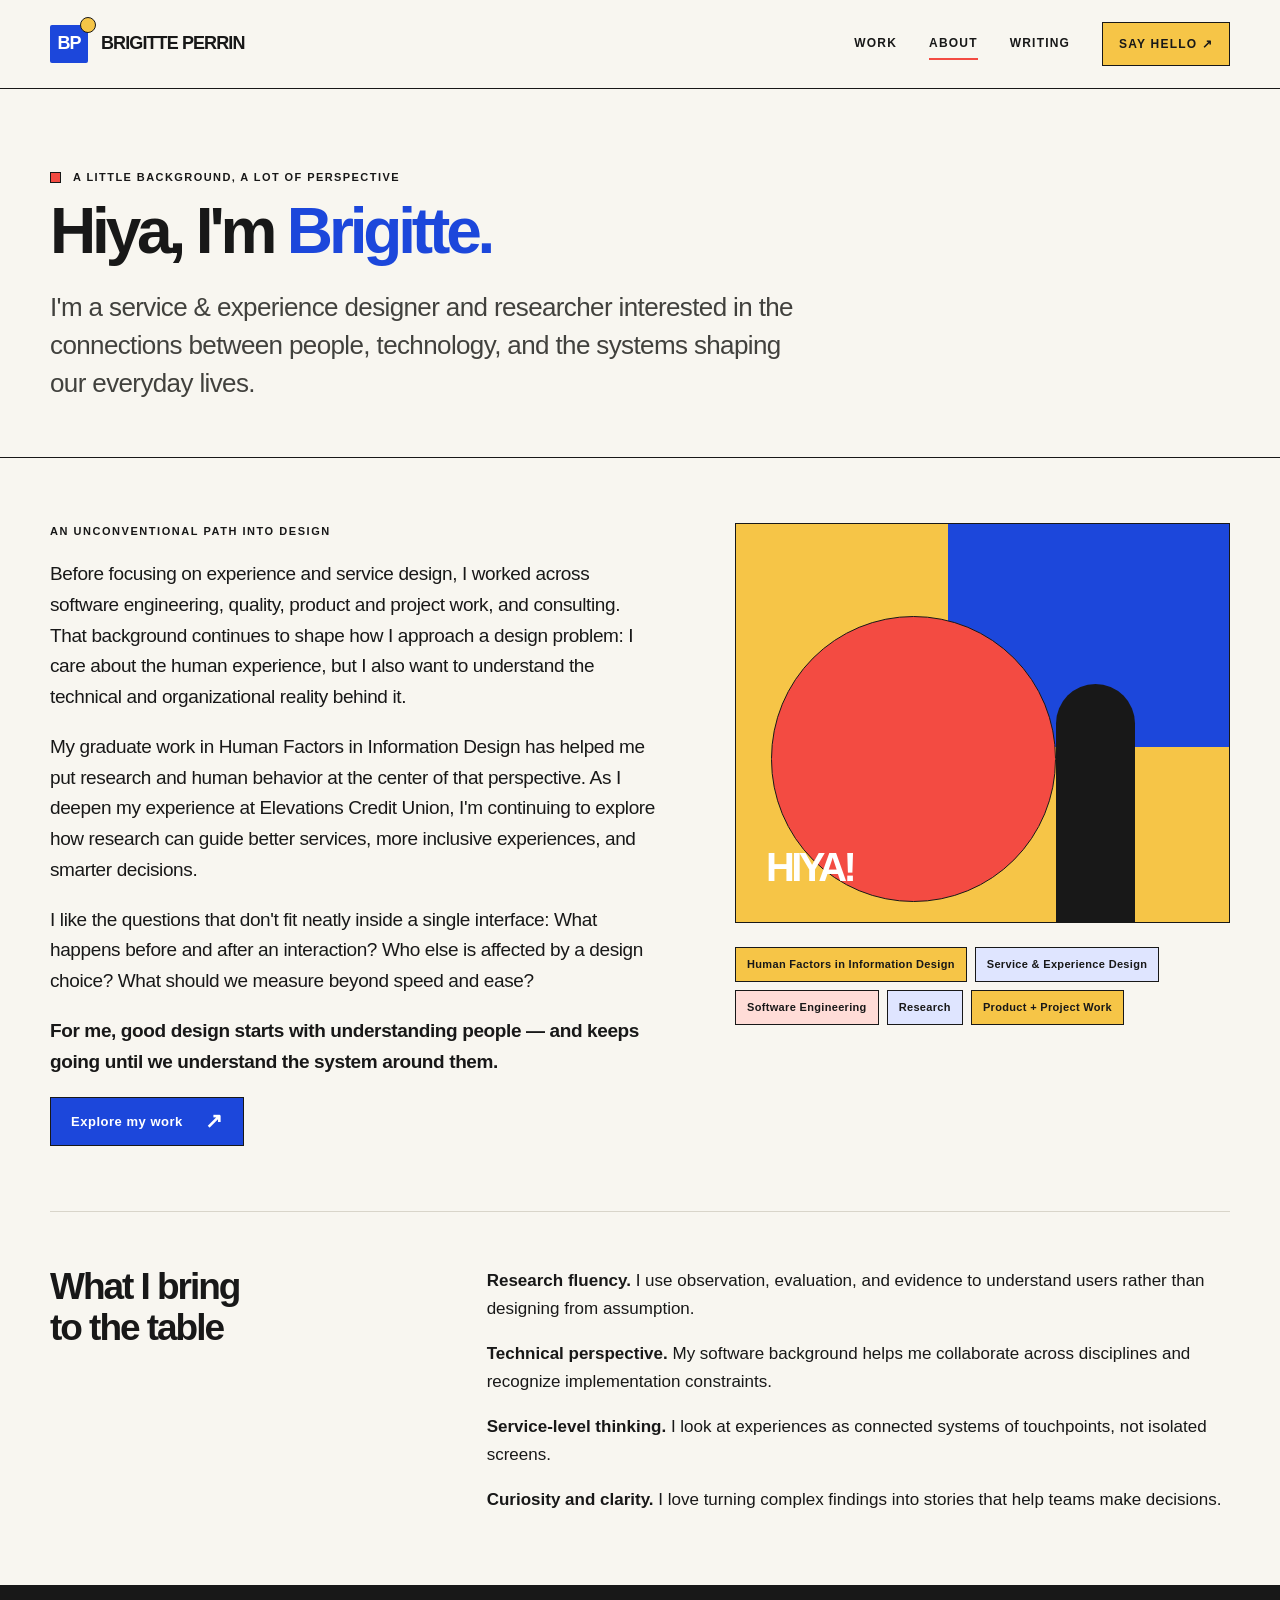
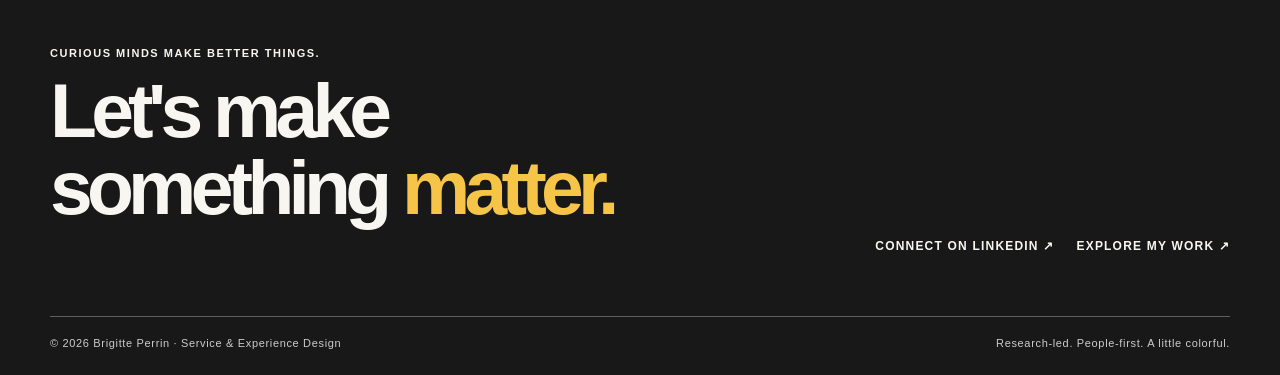
<file: about.html>
<!doctype html><html lang="en"><head><meta charset="utf-8"><meta name="viewport" content="width=device-width,initial-scale=1"><meta name="theme-color" content="#f8f6f0"><meta name="description" content="About Brigitte Perrin, service and experience designer with background in human factors, software engineering and consulting."><title>About · Brigitte Perrin</title><link rel="icon" href="assets/favicon.svg" type="image/svg+xml"><link rel="stylesheet" href="assets/styles.css"><script src="assets/main.js" defer></script></head><body><a class="skip" href="#main">Skip to content</a><header class="site-header"><div class="container navrow"><a href="index.html" class="brand" aria-label="Brigitte Perrin, homepage"><span class="brand-mark">BP</span> BRIGITTE PERRIN</a><nav class="navlinks" aria-label="Main navigation"><a href="work.html">Work</a><a href="about.html" aria-current="page">About</a><a href="writing.html">Writing</a><a class="nav-contact" href="https://www.linkedin.com/in/brigitte-perrin/" target="_blank" rel="noopener noreferrer">Say hello ↗</a></nav></div></header><main id="main"><section class="inner-intro"><div class="container"><div class="eyebrow">A little background, a lot of perspective</div><h1 class="page-title">Hiya, I'm <span style="color:var(--blue)">Brigitte.</span></h1><p class="lead">I'm a service & experience designer and researcher interested in the connections between people, technology, and the systems shaping our everyday lives.</p></div></section><div class="container"><div class="about-grid"><div><div class="section-label">An unconventional path into design</div><p>Before focusing on experience and service design, I worked across software engineering, quality, product and project work, and consulting. That background continues to shape how I approach a design problem: I care about the human experience, but I also want to understand the technical and organizational reality behind it.</p><p>My graduate work in Human Factors in Information Design has helped me put research and human behavior at the center of that perspective. As I deepen my experience at Elevations Credit Union, I'm continuing to explore how research can guide better services, more inclusive experiences, and smarter decisions.</p><p>I like the questions that don't fit neatly inside a single interface: What happens before and after an interaction? Who else is affected by a design choice? What should we measure beyond speed and ease?</p><p style="font-weight:800">For me, good design starts with understanding people — and keeps going until we understand the system around them.</p><a class="action blue" href="work.html">Explore my work <span class="arrow">↗</span></a></div><div><div class="about-block" role="img" aria-label="Modernist abstract shapes in cobalt, yellow, red, and black"><div class="block"></div><div class="orb"></div><div class="stripe"></div><span>HIYA!</span></div><div style="margin-top:24px" class="tag-list"><span class="tag">Human Factors in Information Design</span><span class="tag">Service & Experience Design</span><span class="tag">Software Engineering</span><span class="tag">Research</span><span class="tag">Product + Project Work</span></div></div></div><section class="case-section"><h2>What I bring<br>to the table</h2><div><p><strong>Research fluency.</strong> I use observation, evaluation, and evidence to understand users rather than designing from assumption.</p><p><strong>Technical perspective.</strong> My software background helps me collaborate across disciplines and recognize implementation constraints.</p><p><strong>Service-level thinking.</strong> I look at experiences as connected systems of touchpoints, not isolated screens.</p><p><strong>Curiosity and clarity.</strong> I love turning complex findings into stories that help teams make decisions.</p></div></section></div></main><footer class="site-footer" id="contact"><div class="container"><div class="footer-grid"><div><div class="section-label">Curious minds make better things.</div><h2>Let's make<br>something <span style="color:var(--yellow)">matter.</span></h2></div><div class="footer-links"><a href="https://www.linkedin.com/in/brigitte-perrin/" target="_blank" rel="noopener noreferrer">Connect on LinkedIn ↗</a><a href="work.html">Explore my work ↗</a></div></div><div class="footer-bottom"><span>© <span data-year>2026</span> Brigitte Perrin · Service & Experience Design</span><span>Research-led. People-first. A little colorful.</span></div></div></footer></body></html>
</file>
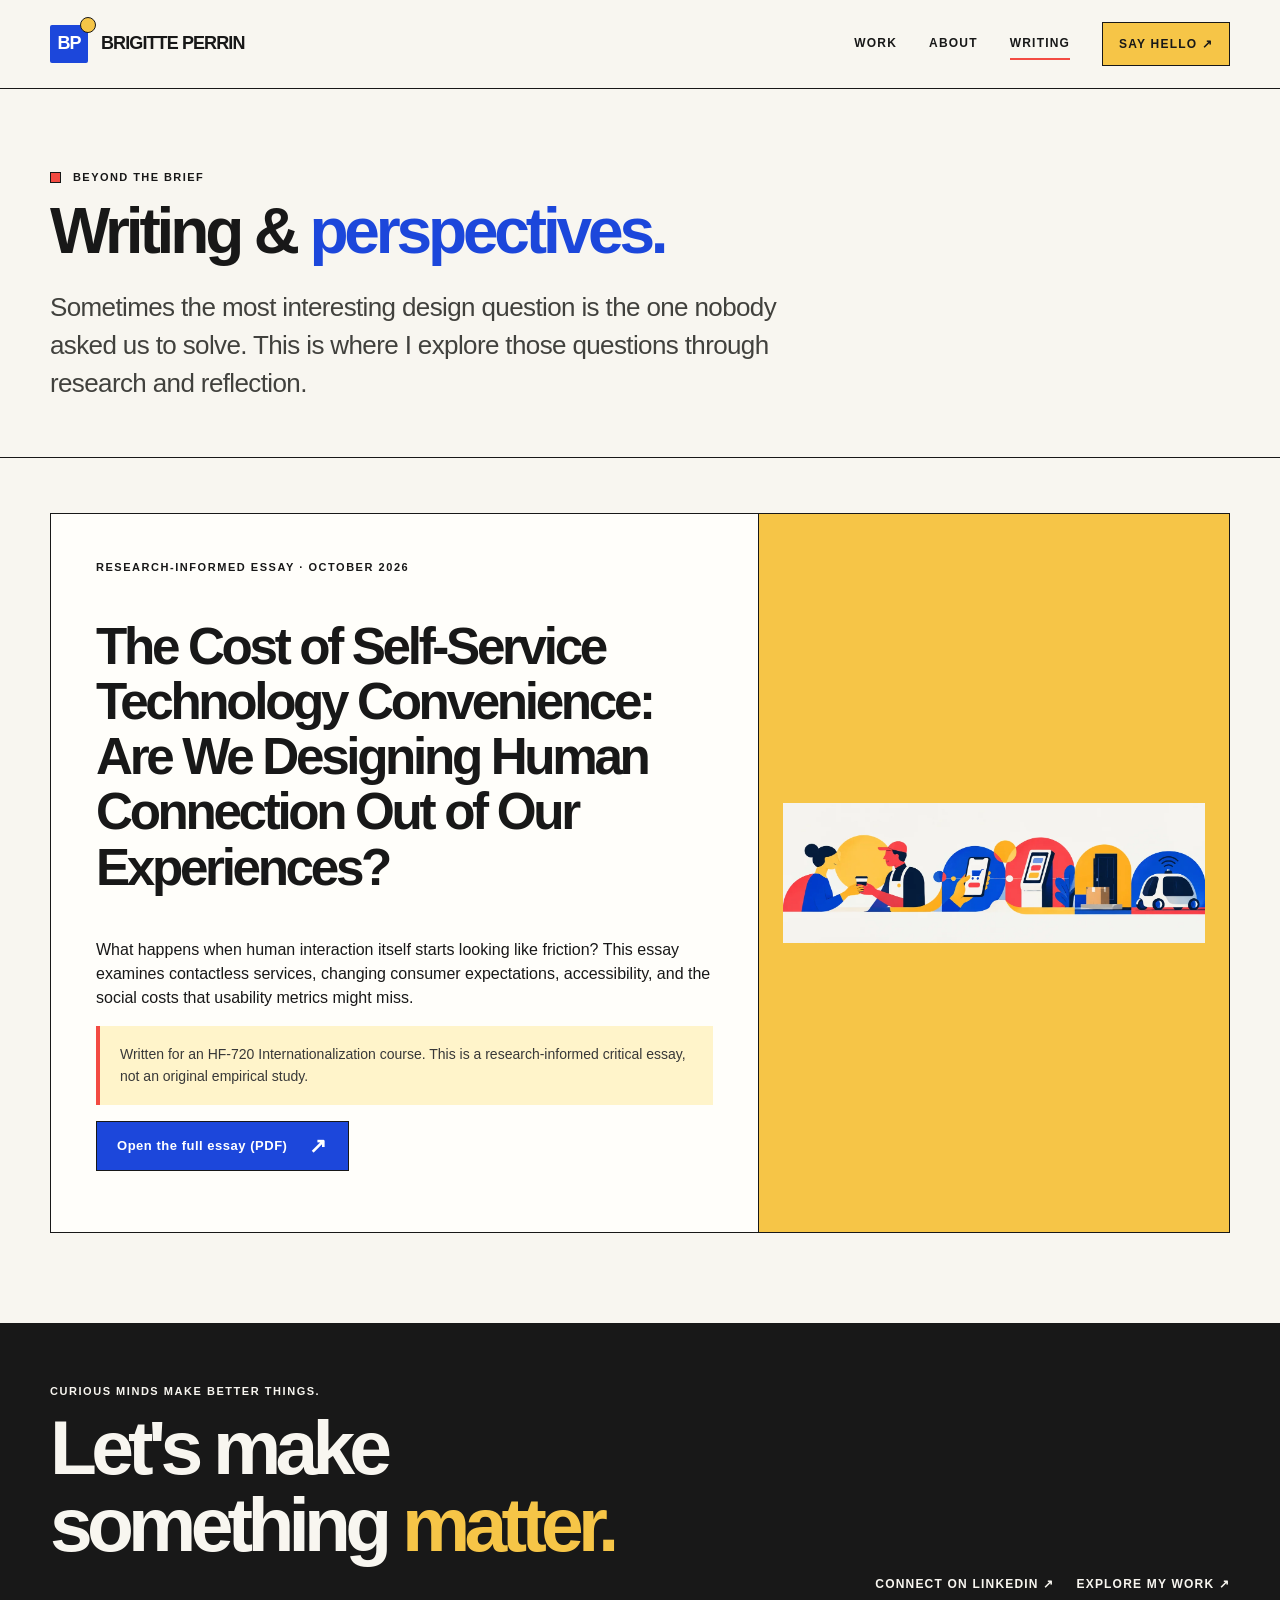
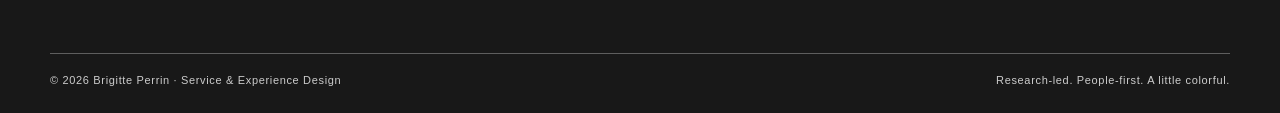
<file: writing.html>
<!doctype html><html lang="en"><head><meta charset="utf-8"><meta name="viewport" content="width=device-width,initial-scale=1"><meta name="theme-color" content="#f8f6f0"><meta name="description" content="Research-informed writing about design, human factors, ethics and society by Brigitte Perrin."><title>Writing &amp; Perspectives · Brigitte Perrin</title><link rel="icon" href="assets/favicon.svg" type="image/svg+xml"><link rel="stylesheet" href="assets/styles.css"><script src="assets/main.js" defer></script></head><body><a class="skip" href="#main">Skip to content</a><header class="site-header"><div class="container navrow"><a href="index.html" class="brand" aria-label="Brigitte Perrin, homepage"><span class="brand-mark">BP</span> BRIGITTE PERRIN</a><nav class="navlinks" aria-label="Main navigation"><a href="work.html">Work</a><a href="about.html">About</a><a href="writing.html" aria-current="page">Writing</a><a class="nav-contact" href="https://www.linkedin.com/in/brigitte-perrin/" target="_blank" rel="noopener noreferrer">Say hello ↗</a></nav></div></header><main id="main"><section class="inner-intro"><div class="container"><div class="eyebrow">Beyond the brief</div><h1 class="page-title">Writing & <span style="color:var(--blue)">perspectives.</span></h1><p class="lead">Sometimes the most interesting design question is the one nobody asked us to solve. This is where I explore those questions through research and reflection.</p></div></section><div class="container"><article class="writing-page"><div class="details"><div class="section-label">Research-informed essay · October 2026</div><h2>The Cost of Self-Service Technology Convenience: Are We Designing Human Connection Out of Our Experiences?</h2><p>What happens when human interaction itself starts looking like friction? This essay examines contactless services, changing consumer expectations, accessibility, and the social costs that usability metrics might miss.</p><p class="note">Written for an HF-720 Internationalization course. This is a research-informed critical essay, not an original empirical study.</p><p><a class="action blue" href="assets/self-service-technology-essay.pdf" target="_blank" rel="noopener noreferrer">Open the full essay (PDF) <span class="arrow">↗</span></a></p></div><div class="visual"><img src="assets/contactless-economy.webp" alt="Human-centered services evolving into digital self-service and automated experiences"></div></article></div></main><footer class="site-footer" id="contact"><div class="container"><div class="footer-grid"><div><div class="section-label">Curious minds make better things.</div><h2>Let's make<br>something <span style="color:var(--yellow)">matter.</span></h2></div><div class="footer-links"><a href="https://www.linkedin.com/in/brigitte-perrin/" target="_blank" rel="noopener noreferrer">Connect on LinkedIn ↗</a><a href="work.html">Explore my work ↗</a></div></div><div class="footer-bottom"><span>© <span data-year>2026</span> Brigitte Perrin · Service & Experience Design</span><span>Research-led. People-first. A little colorful.</span></div></div></footer></body></html>
</file>
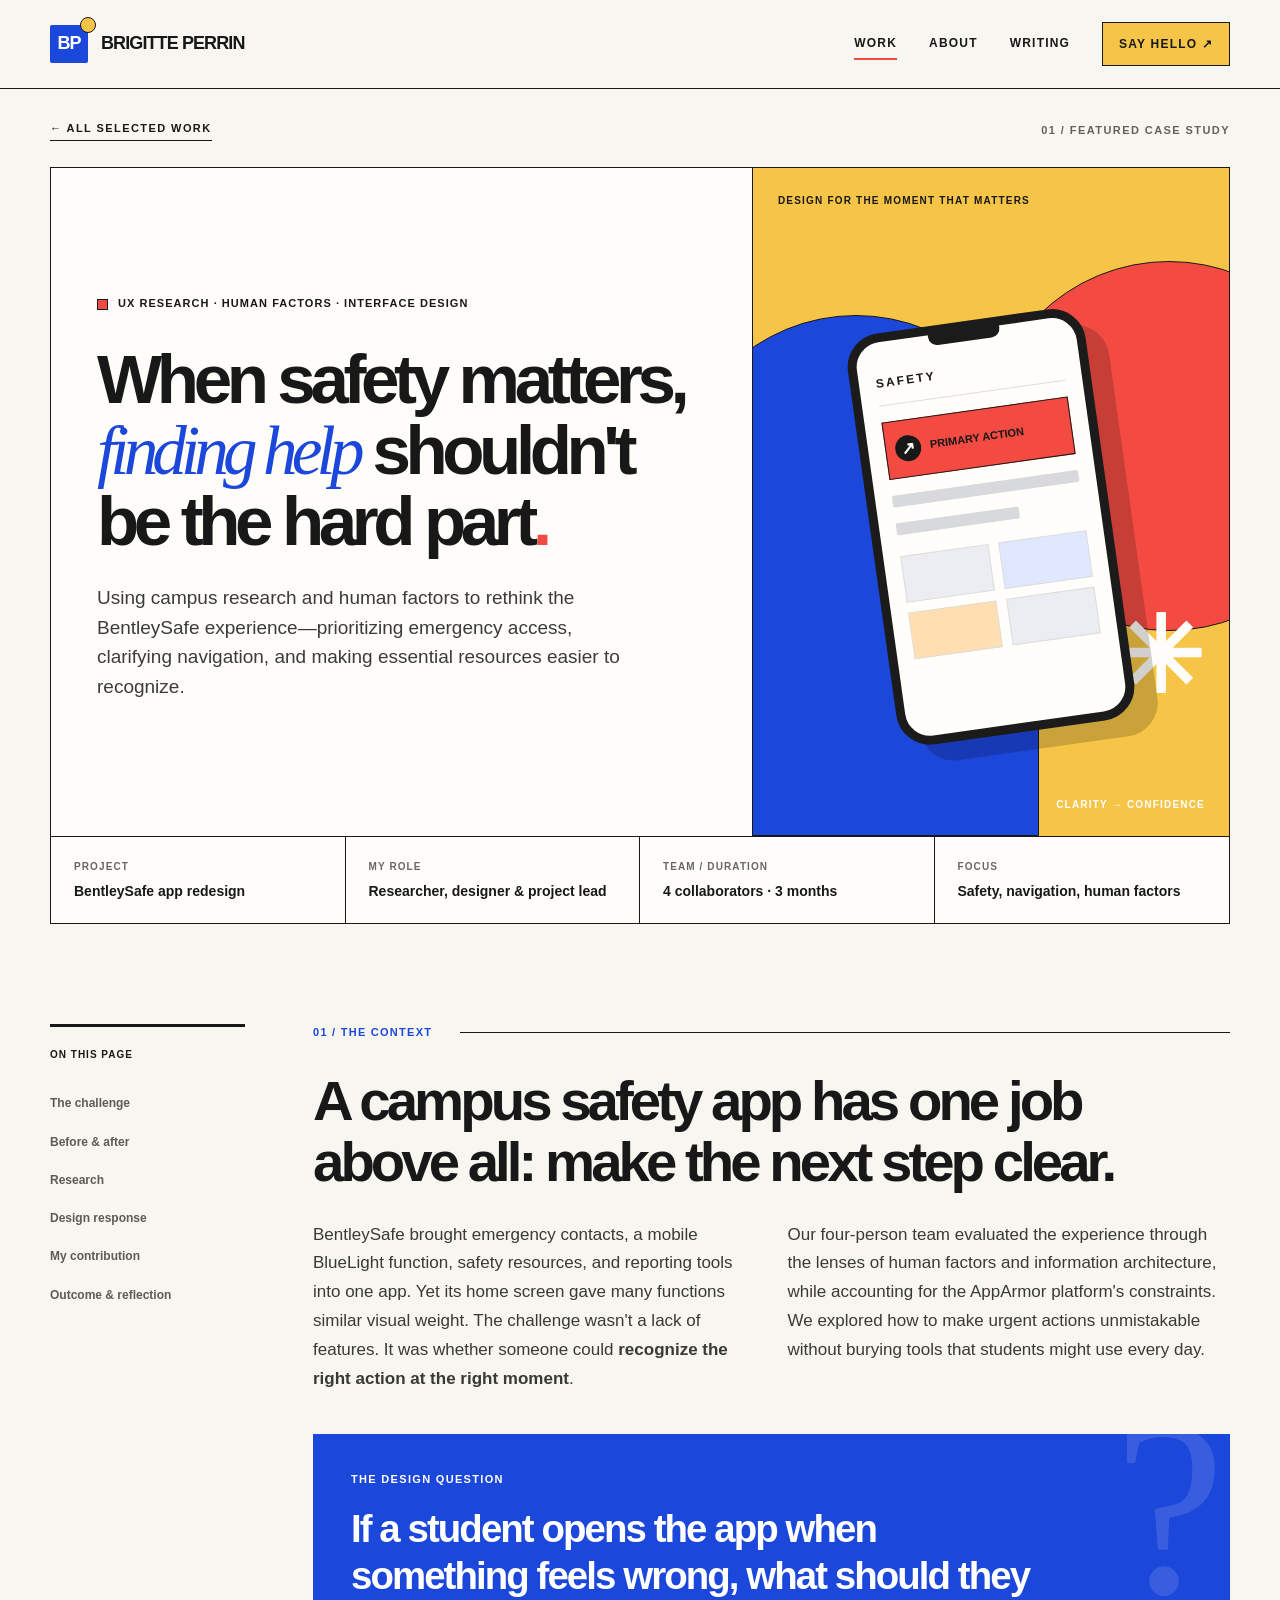
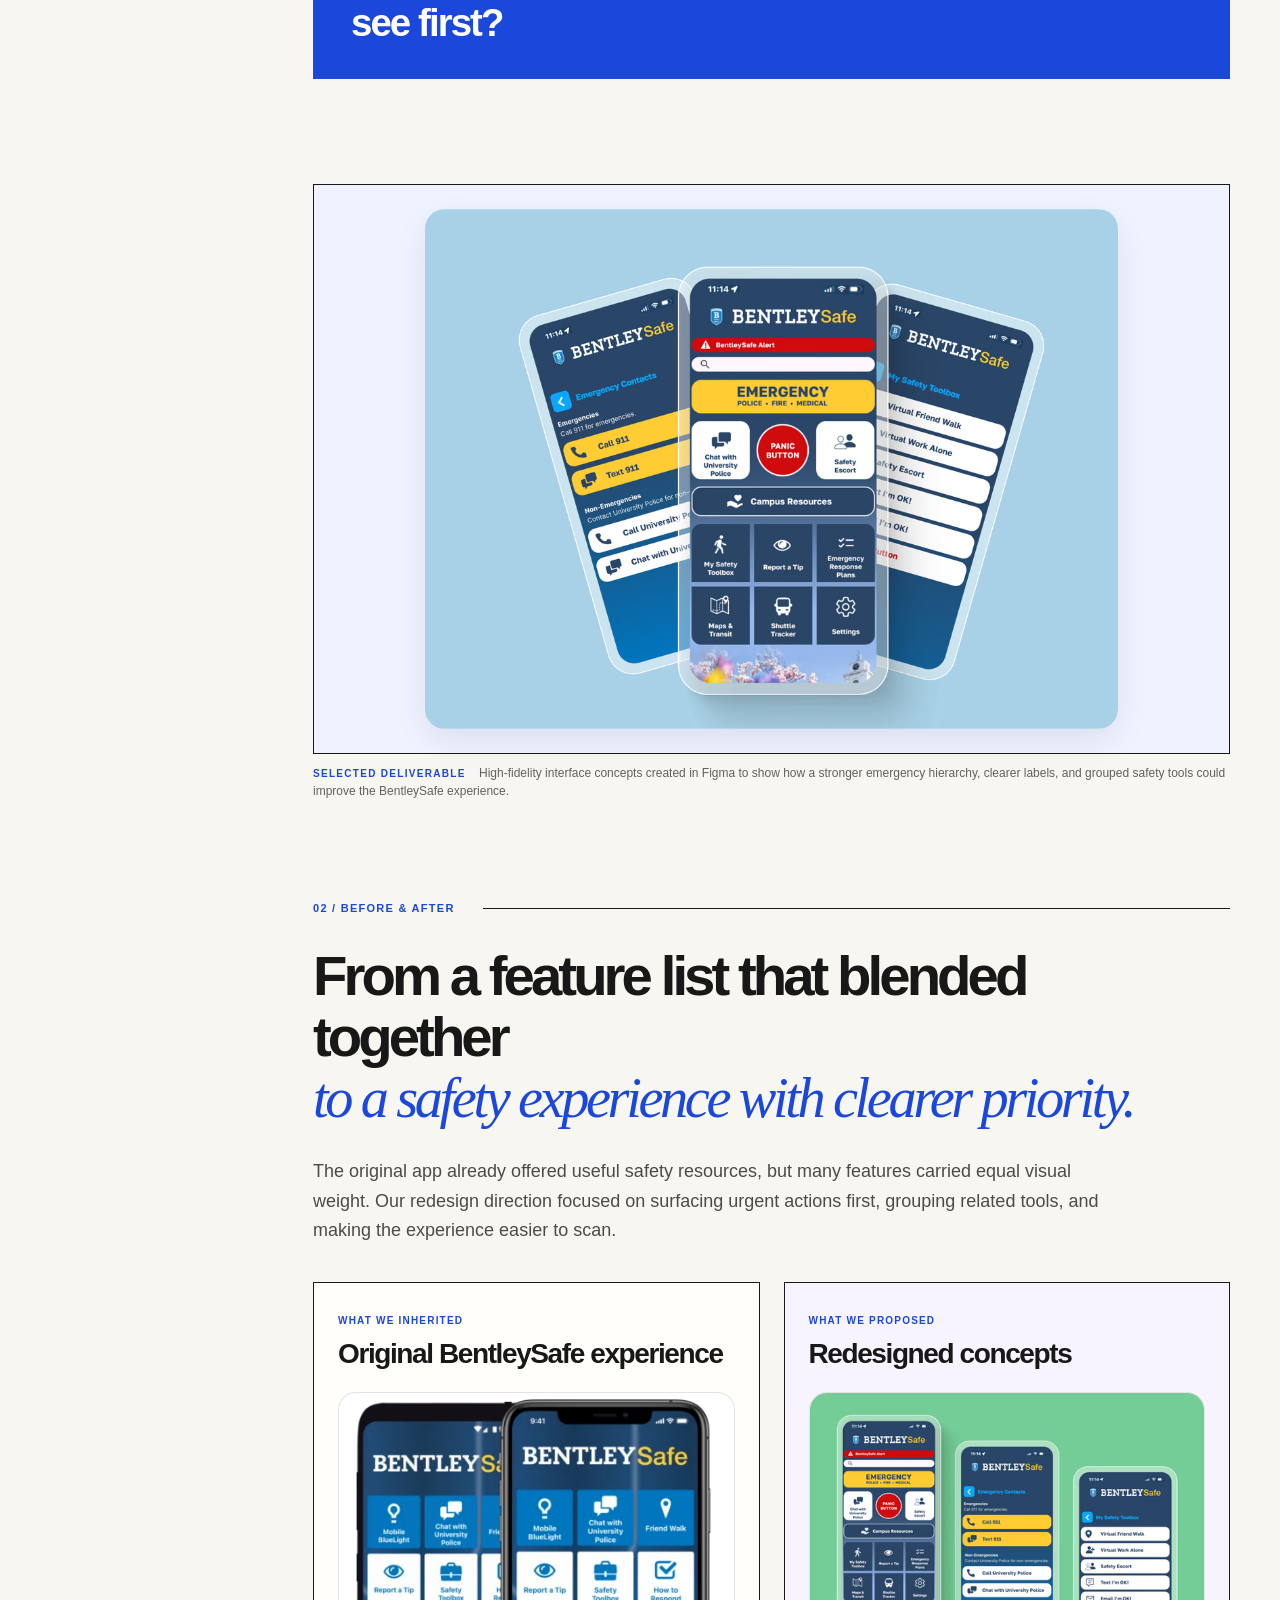
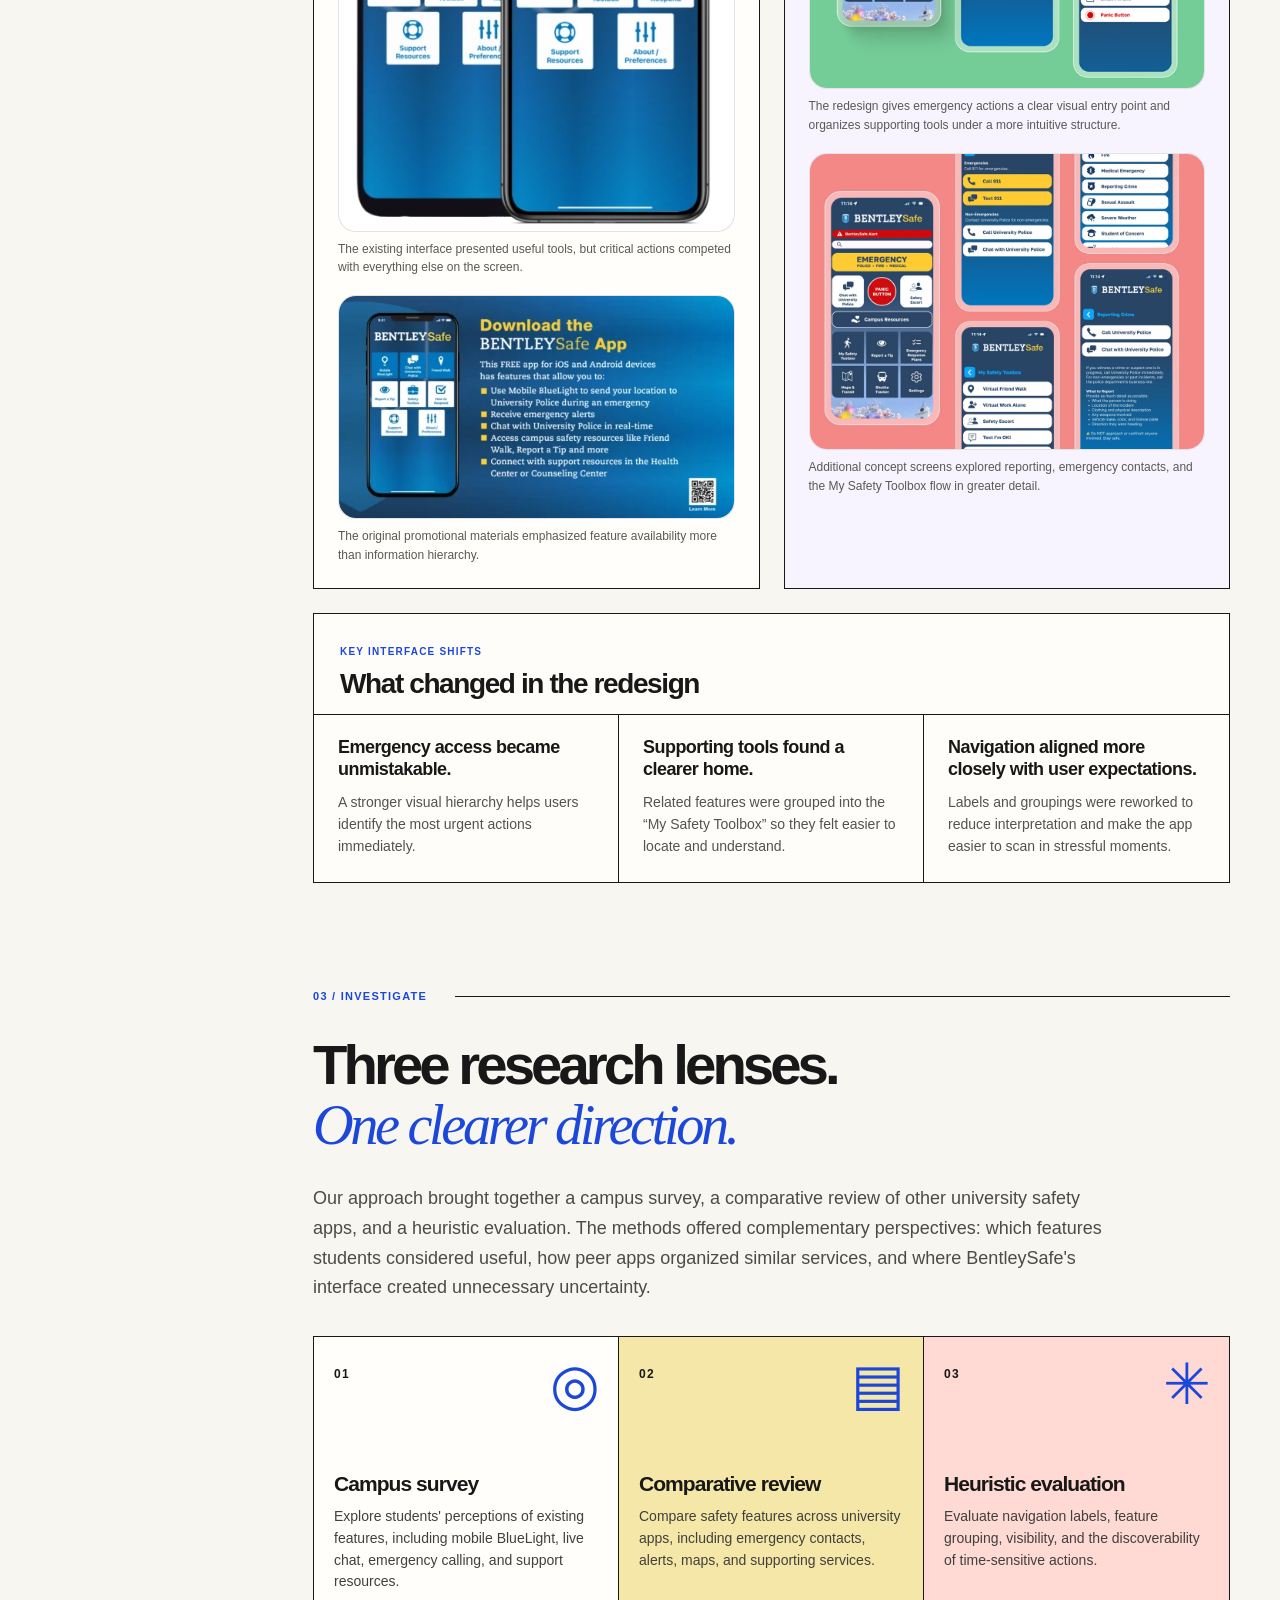
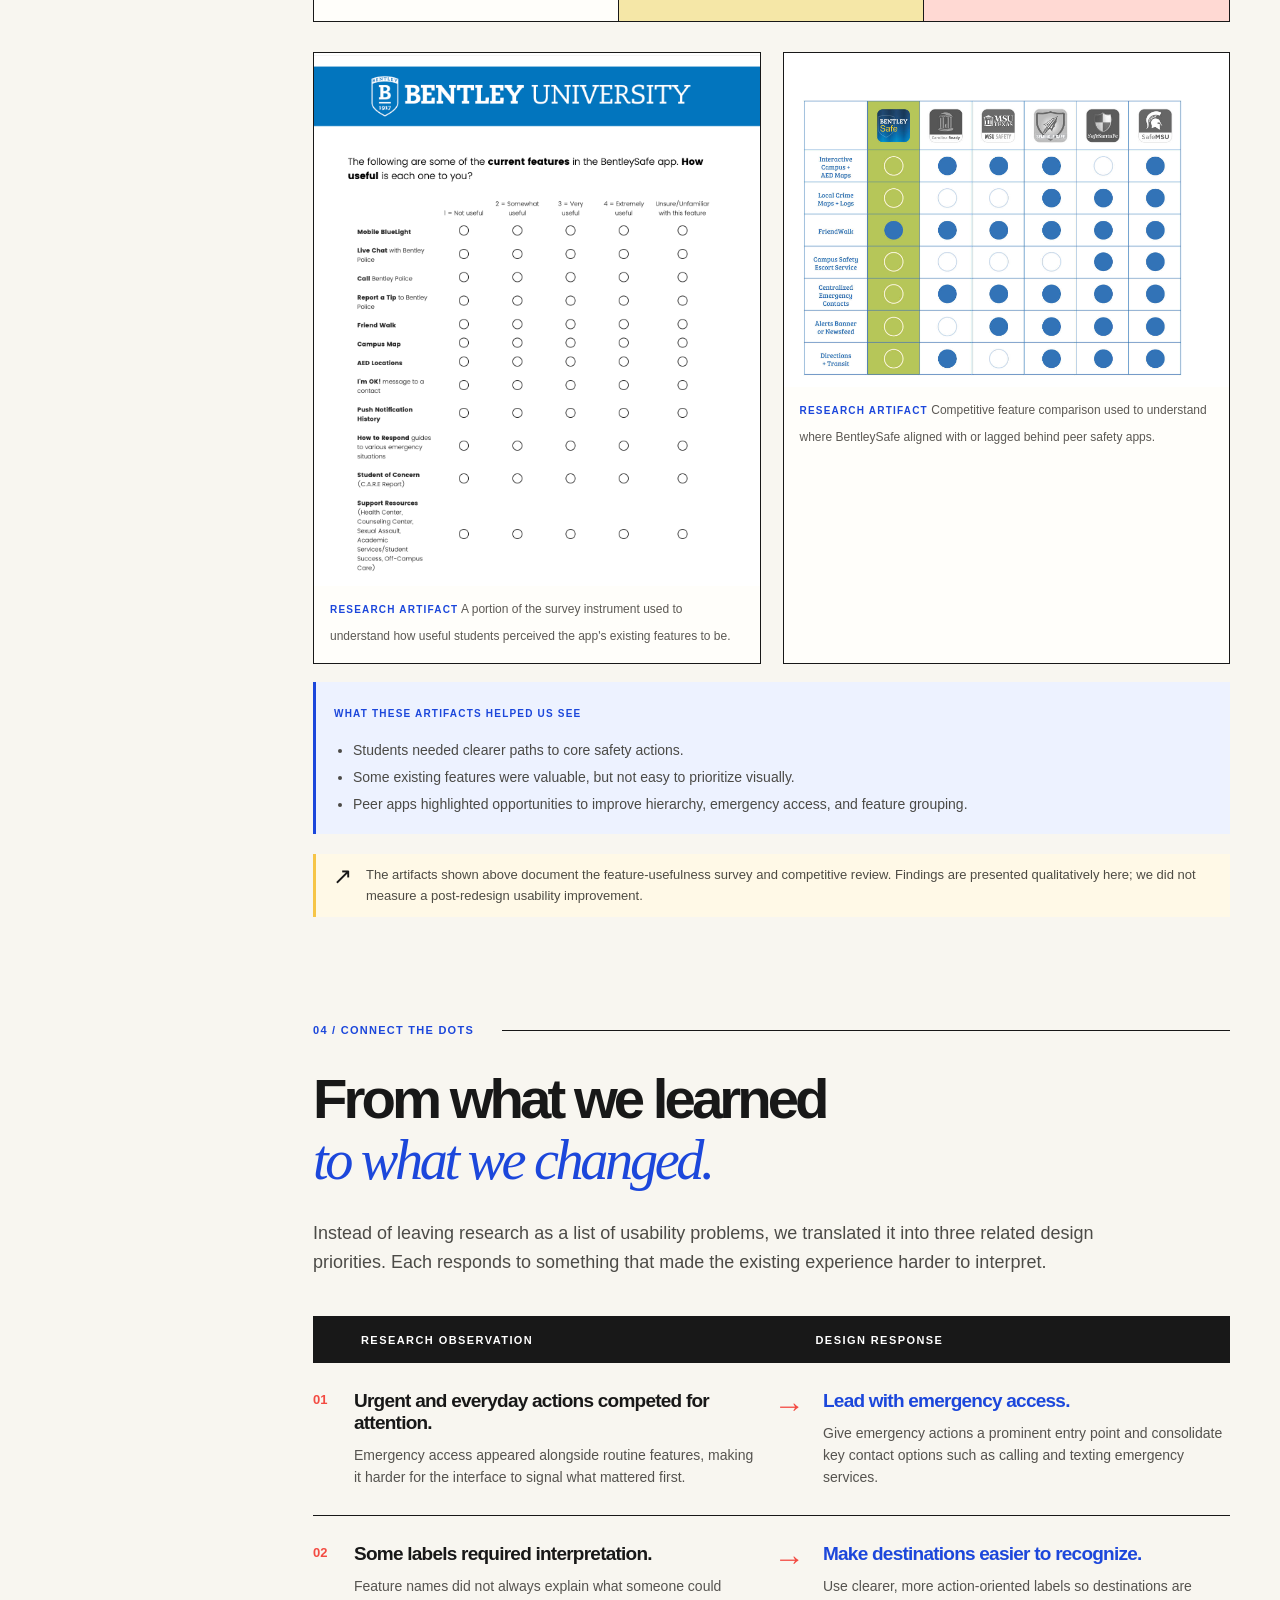
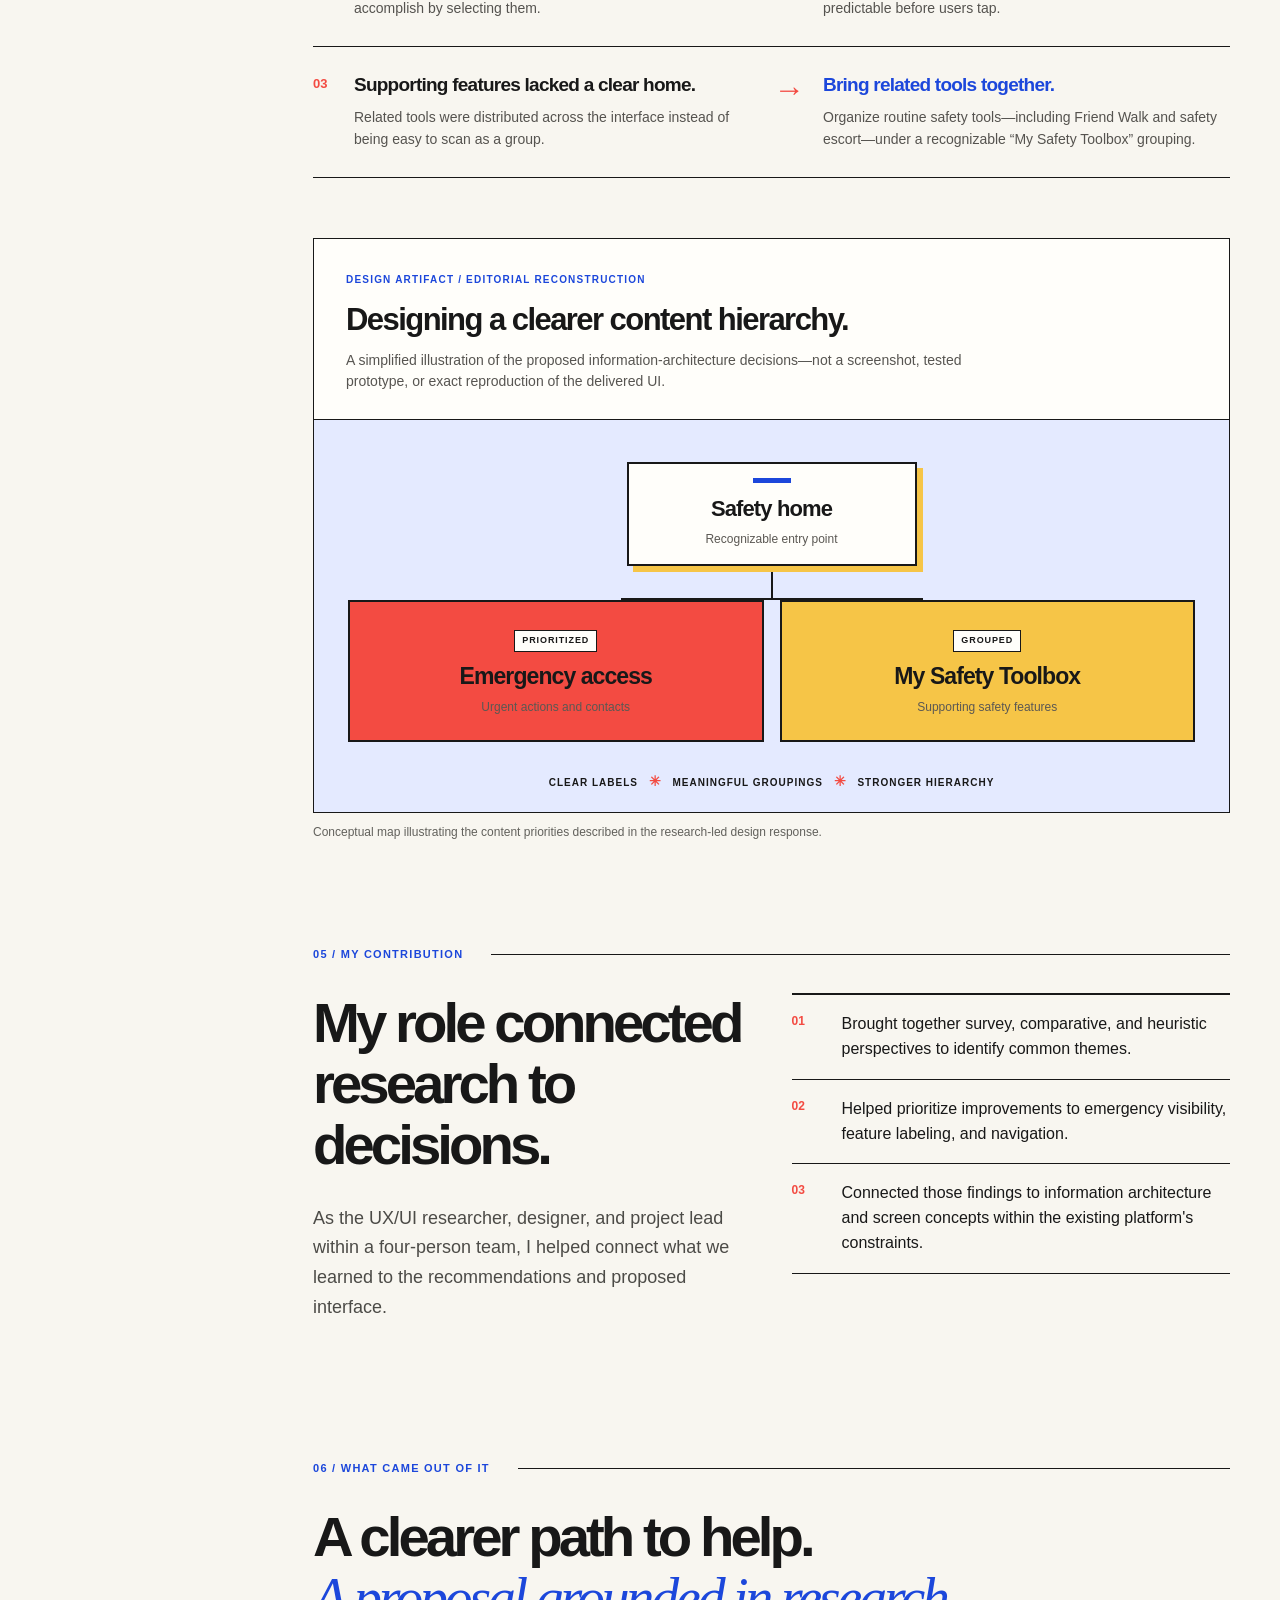
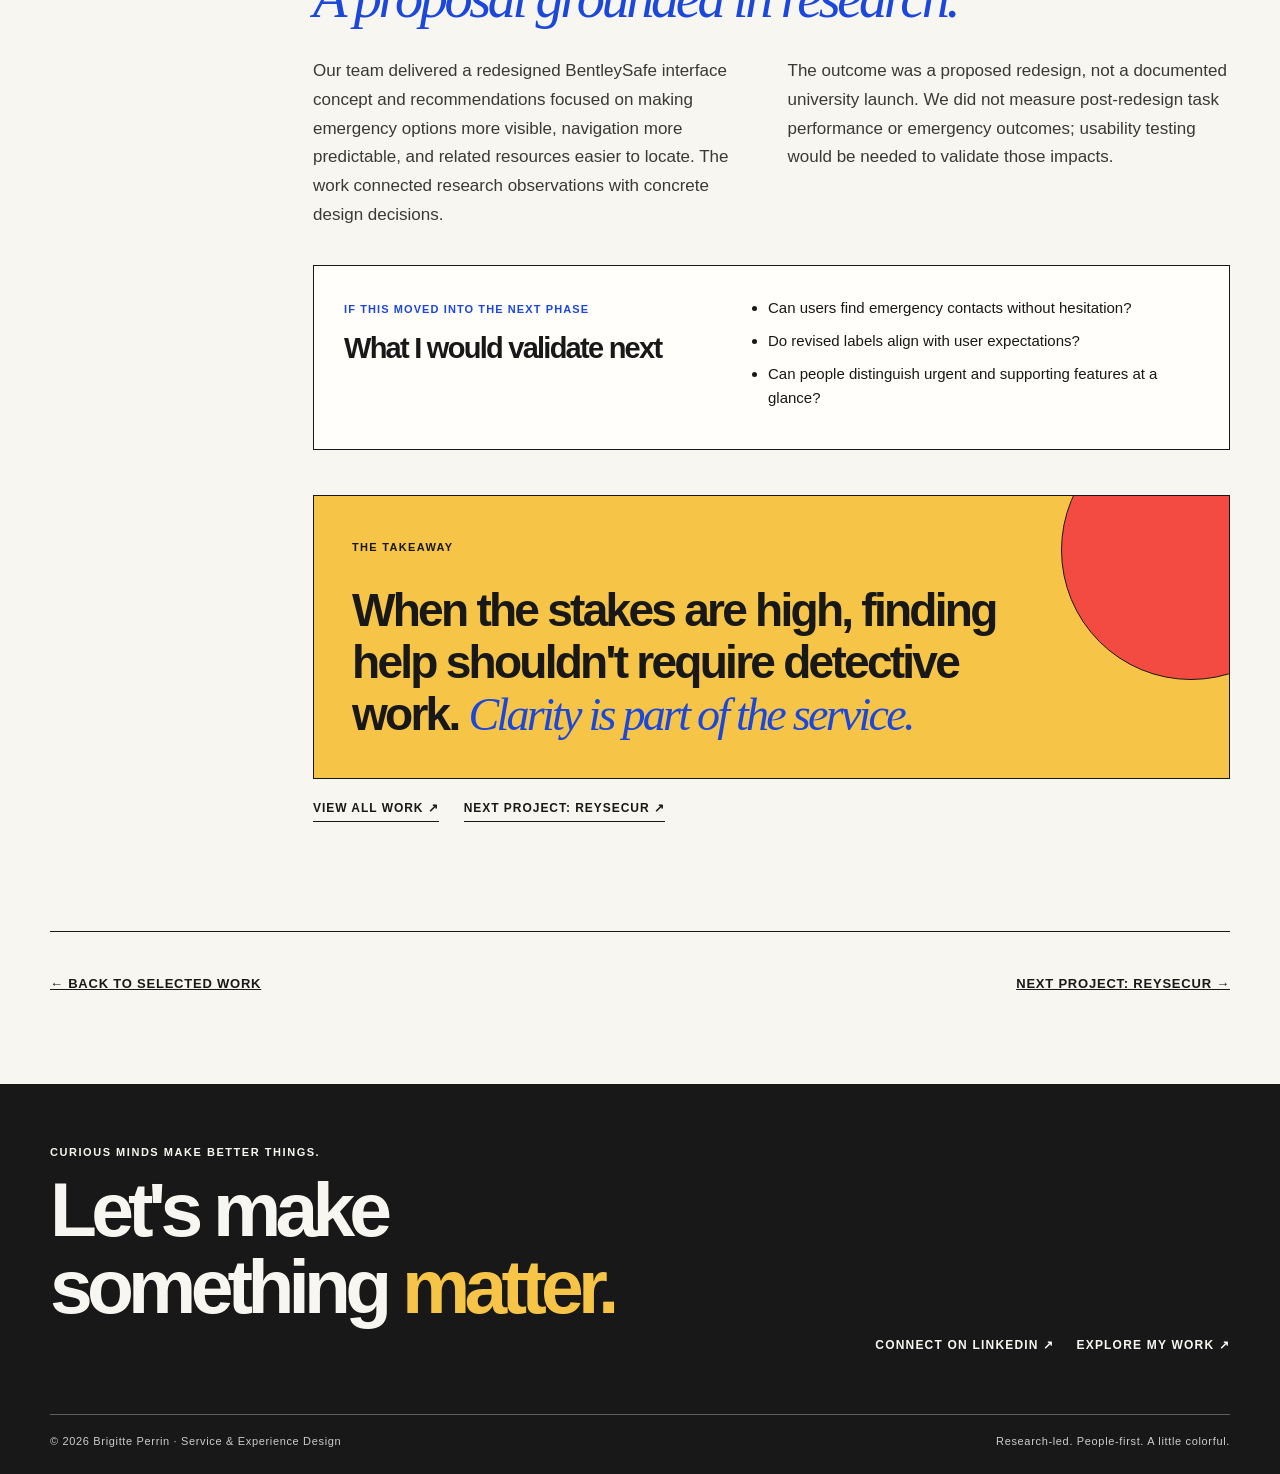
<file: projects/bentley-safe.html>
<!doctype html>
<html lang="en">
<head>
  <meta charset="utf-8">
  <meta name="viewport" content="width=device-width,initial-scale=1">
  <meta name="theme-color" content="#f8f6f0">
  <meta name="description" content="How research, human factors and information architecture informed a campus safety app redesign. BentleySafe case study by Brigitte Perrin.">
  <title>BentleySafe — Finding safety faster | Brigitte Perrin</title>
  <link rel="icon" href="../assets/favicon.svg" type="image/svg+xml">
  <link rel="stylesheet" href="../assets/styles.css">
  <link rel="stylesheet" href="../assets/bentley-case.css">
  <script src="../assets/main.js" defer></script>
</head>
<body class="bentley-case">
  <a class="skip" href="#main">Skip to content</a>
  <header class="site-header">
    <div class="container navrow">
      <a href="../index.html" class="brand" aria-label="Brigitte Perrin, homepage"><span class="brand-mark">BP</span> BRIGITTE PERRIN</a>
      <nav class="navlinks" aria-label="Main navigation"><a href="../work.html" aria-current="page">Work</a><a href="../about.html">About</a><a href="../writing.html">Writing</a><a class="nav-contact" href="https://www.linkedin.com/in/brigitte-perrin/" target="_blank" rel="noopener noreferrer">Say hello ↗</a></nav>
    </div>
  </header>
  <main id="main">
    <section class="bc-masthead container" aria-labelledby="bc-title">
      <div class="bc-overline"><a href="../work.html">← All selected work</a><span>01 / FEATURED CASE STUDY</span></div>
      <div class="bc-hero-grid">
        <div class="bc-hero-copy">
          <div class="bc-kicker"><span class="bc-kicker-square" aria-hidden="true"></span> UX research · Human factors · Interface design</div>
          <h1 id="bc-title">When safety matters, <em>finding help</em> shouldn't be the hard part<span class="bc-period">.</span></h1>
          <p class="bc-dek">Using campus research and human factors to rethink the BentleySafe experience—prioritizing emergency access, clarifying navigation, and making essential resources easier to recognize.</p>
        </div>
        <div class="bc-art-panel" aria-label="Editorial illustration of urgent actions becoming easier to locate in a simplified interface" role="img">
          <span class="bc-art-top">DESIGN FOR THE MOMENT THAT MATTERS</span>
          <div class="bc-art-disc" aria-hidden="true"></div>
          <div class="bc-art-arch" aria-hidden="true"></div>
          <div class="bc-art-device" aria-hidden="true">
            <span class="bc-art-device-label">SAFETY</span>
            <span class="bc-art-device-call"><span class="bc-art-icon">↗</span> PRIMARY ACTION</span>
            <span class="bc-art-device-row"></span><span class="bc-art-device-row bc-art-device-row-short"></span>
            <span class="bc-art-device-grid"><i></i><i></i><i></i><i></i></span>
          </div>
          <div class="bc-art-star" aria-hidden="true">✳</div>
          <span class="bc-art-bottom">CLARITY → CONFIDENCE</span>
        </div>
      </div>
      <div class="bc-facts" aria-label="Project facts">
        <div><span>PROJECT</span><strong>BentleySafe app redesign</strong></div>
        <div><span>MY ROLE</span><strong>Researcher, designer &amp; project lead</strong></div>
        <div><span>TEAM / DURATION</span><strong>4 collaborators · 3 months</strong></div>
        <div><span>FOCUS</span><strong>Safety, navigation, human factors</strong></div>
      </div>
    </section>

    <div class="bc-container container">
      <nav class="bc-section-nav" aria-label="Case study sections"><span>ON THIS PAGE</span><a href="#context">The challenge</a><a href="#before-after">Before &amp; after</a><a href="#research">Research</a><a href="#decisions">Design response</a><a href="#role">My contribution</a><a href="#outcome">Outcome &amp; reflection</a></nav>
      <div class="bc-story">
        <section id="context" class="bc-story-section bc-section-context" aria-labelledby="context-title">
          <div class="bc-section-top"><span class="bc-section-index">01 / THE CONTEXT</span><span class="bc-mini-rule"></span></div>
          <h2 id="context-title">A campus safety app has one job above all: make the next step clear.</h2>
          <div class="bc-columns-text">
            <p>BentleySafe brought emergency contacts, a mobile BlueLight function, safety resources, and reporting tools into one app. Yet its home screen gave many functions similar visual weight. The challenge wasn't a lack of features. It was whether someone could <strong>recognize the right action at the right moment</strong>.</p>
            <p>Our four-person team evaluated the experience through the lenses of human factors and information architecture, while accounting for the AppArmor platform's constraints. We explored how to make urgent actions unmistakable without burying tools that students might use every day.</p>
          </div>
          <div class="bc-question" aria-label="Central design question"><span>THE DESIGN QUESTION</span><p>If a student opens the app when something feels wrong, what should they see first?</p><i aria-hidden="true">?</i></div>
        </section>

        <figure class="bc-original-visual bc-deliverable-hero">
          <div class="bc-original-image bc-image-white"><img src="../assets/bentley/bentley-redesign-hero.png" alt="Three proposed BentleySafe redesign screens displayed together" loading="lazy"></div>
          <figcaption><span>SELECTED DELIVERABLE</span> High-fidelity interface concepts created in Figma to show how a stronger emergency hierarchy, clearer labels, and grouped safety tools could improve the BentleySafe experience.</figcaption>
        </figure>

        <section id="before-after" class="bc-story-section" aria-labelledby="before-after-title">
          <div class="bc-section-top"><span class="bc-section-index">02 / BEFORE &amp; AFTER</span><span class="bc-mini-rule"></span></div>
          <h2 id="before-after-title">From a feature list that blended together<br><em>to a safety experience with clearer priority.</em></h2>
          <p class="bc-section-lead">The original app already offered useful safety resources, but many features carried equal visual weight. Our redesign direction focused on surfacing urgent actions first, grouping related tools, and making the experience easier to scan.</p>
          <div class="bc-compare-grid">
            <article class="bc-compare-card">
              <div class="bc-compare-label">WHAT WE INHERITED</div>
              <h3>Original BentleySafe experience</h3>
              <div class="bc-compare-media-stack">
                <figure><img src="../assets/bentley/bentley-original-ui.png" alt="Original BentleySafe app interface screens" loading="lazy"><figcaption>The existing interface presented useful tools, but critical actions competed with everything else on the screen.</figcaption></figure>
                <figure><img src="../assets/bentley/bentley-original-promo.png" alt="Original promotional graphic for the BentleySafe app" loading="lazy"><figcaption>The original promotional materials emphasized feature availability more than information hierarchy.</figcaption></figure>
              </div>
            </article>
            <article class="bc-compare-card bc-compare-card-proposed">
              <div class="bc-compare-label">WHAT WE PROPOSED</div>
              <h3>Redesigned concepts</h3>
              <div class="bc-compare-media-stack">
                <figure><img src="../assets/bentley/bentley-redesign-trio.png" alt="Three redesigned BentleySafe interface screens showing home, emergency contacts, and safety toolbox" loading="lazy"><figcaption>The redesign gives emergency actions a clear visual entry point and organizes supporting tools under a more intuitive structure.</figcaption></figure>
                <figure><img src="../assets/bentley/bentley-redesign-collage.png" alt="Collage of redesigned BentleySafe app screens" loading="lazy"><figcaption>Additional concept screens explored reporting, emergency contacts, and the My Safety Toolbox flow in greater detail.</figcaption></figure>
              </div>
            </article>
          </div>
          <div class="bc-improvements">
            <div class="bc-improvements-head"><span>KEY INTERFACE SHIFTS</span><h3>What changed in the redesign</h3></div>
            <div class="bc-improvement-list">
              <div><strong>Emergency access became unmistakable.</strong><p>A stronger visual hierarchy helps users identify the most urgent actions immediately.</p></div>
              <div><strong>Supporting tools found a clearer home.</strong><p>Related features were grouped into the “My Safety Toolbox” so they felt easier to locate and understand.</p></div>
              <div><strong>Navigation aligned more closely with user expectations.</strong><p>Labels and groupings were reworked to reduce interpretation and make the app easier to scan in stressful moments.</p></div>
            </div>
          </div>
        </section>

        <section id="research" class="bc-story-section" aria-labelledby="research-title">
          <div class="bc-section-top"><span class="bc-section-index">03 / INVESTIGATE</span><span class="bc-mini-rule"></span></div>
          <h2 id="research-title">Three research lenses.<br><em>One clearer direction.</em></h2>
          <p class="bc-section-lead">Our approach brought together a campus survey, a comparative review of other university safety apps, and a heuristic evaluation. The methods offered complementary perspectives: which features students considered useful, how peer apps organized similar services, and where BentleySafe's interface created unnecessary uncertainty.</p>
          <div class="bc-methods">
            <div class="bc-method"><span class="bc-method-num">01</span><span class="bc-method-icon" aria-hidden="true">◎</span><h3>Campus survey</h3><p>Explore students' perceptions of existing features, including mobile BlueLight, live chat, emergency calling, and support resources.</p></div>
            <div class="bc-method"><span class="bc-method-num">02</span><span class="bc-method-icon" aria-hidden="true">▤</span><h3>Comparative review</h3><p>Compare safety features across university apps, including emergency contacts, alerts, maps, and supporting services.</p></div>
            <div class="bc-method"><span class="bc-method-num">03</span><span class="bc-method-icon" aria-hidden="true">✳</span><h3>Heuristic evaluation</h3><p>Evaluate navigation labels, feature grouping, visibility, and the discoverability of time-sensitive actions.</p></div>
          </div>
          <div class="bc-artifact-grid">
            <figure class="bc-artifact-card">
              <img src="../assets/bentley/bentley-survey-instrument.png" alt="Survey instrument used to ask Bentley students how useful current BentleySafe features were" loading="lazy">
              <figcaption><span>RESEARCH ARTIFACT</span> A portion of the survey instrument used to understand how useful students perceived the app's existing features to be.</figcaption>
            </figure>
            <figure class="bc-artifact-card">
              <img src="../assets/bentley/bentley-competitive-analysis.jpg" alt="Competitive analysis matrix comparing BentleySafe with other university safety apps" loading="lazy">
              <figcaption><span>RESEARCH ARTIFACT</span> Competitive feature comparison used to understand where BentleySafe aligned with or lagged behind peer safety apps.</figcaption>
            </figure>
          </div>
          <div class="bc-evidence-summary">
            <div><span>WHAT THESE ARTIFACTS HELPED US SEE</span><ul><li>Students needed clearer paths to core safety actions.</li><li>Some existing features were valuable, but not easy to prioritize visually.</li><li>Peer apps highlighted opportunities to improve hierarchy, emergency access, and feature grouping.</li></ul></div>
          </div>
          <div class="bc-evidence-note"><span class="bc-note-mark" aria-hidden="true">↗</span><p>The artifacts shown above document the feature-usefulness survey and competitive review. Findings are presented qualitatively here; we did not measure a post-redesign usability improvement.</p></div>
        </section>

        <section id="decisions" class="bc-story-section" aria-labelledby="decisions-title">
          <div class="bc-section-top"><span class="bc-section-index">04 / CONNECT THE DOTS</span><span class="bc-mini-rule"></span></div>
          <h2 id="decisions-title">From what we learned<br><em>to what we changed.</em></h2>
          <p class="bc-section-lead">Instead of leaving research as a list of usability problems, we translated it into three related design priorities. Each responds to something that made the existing experience harder to interpret.</p>
          <div class="bc-mapping" aria-label="Research findings and corresponding design decisions">
            <div class="bc-mapping-heading"><span>RESEARCH OBSERVATION</span><span>DESIGN RESPONSE</span></div>
            <div class="bc-mapping-row"><span class="bc-mapping-n">01</span><div class="bc-mapping-finding"><h3>Urgent and everyday actions competed for attention.</h3><p>Emergency access appeared alongside routine features, making it harder for the interface to signal what mattered first.</p></div><span class="bc-mapping-arrow" aria-hidden="true">→</span><div class="bc-mapping-decision"><h3>Lead with emergency access.</h3><p>Give emergency actions a prominent entry point and consolidate key contact options such as calling and texting emergency services.</p></div></div>
            <div class="bc-mapping-row"><span class="bc-mapping-n">02</span><div class="bc-mapping-finding"><h3>Some labels required interpretation.</h3><p>Feature names did not always explain what someone could accomplish by selecting them.</p></div><span class="bc-mapping-arrow" aria-hidden="true">→</span><div class="bc-mapping-decision"><h3>Make destinations easier to recognize.</h3><p>Use clearer, more action-oriented labels so destinations are predictable before users tap.</p></div></div>
            <div class="bc-mapping-row"><span class="bc-mapping-n">03</span><div class="bc-mapping-finding"><h3>Supporting features lacked a clear home.</h3><p>Related tools were distributed across the interface instead of being easy to scan as a group.</p></div><span class="bc-mapping-arrow" aria-hidden="true">→</span><div class="bc-mapping-decision"><h3>Bring related tools together.</h3><p>Organize routine safety tools—including Friend Walk and safety escort—under a recognizable “My Safety Toolbox” grouping.</p></div></div>
          </div>
          <figure class="bc-hierarchy">
            <div class="bc-hierarchy-intro"><span>DESIGN ARTIFACT / EDITORIAL RECONSTRUCTION</span><h3>Designing a clearer content hierarchy.</h3><p>A simplified illustration of the proposed information-architecture decisions—not a screenshot, tested prototype, or exact reproduction of the delivered UI.</p></div>
            <div class="bc-hierarchy-frame">
              <div class="bc-hier-home"><div class="bc-hier-line"></div><strong>Safety home</strong><span>Recognizable entry point</span></div>
              <div class="bc-hier-tree" aria-hidden="true"></div>
              <div class="bc-hier-branches">
                <div class="bc-hier-primary"><span class="bc-hier-pill">PRIORITIZED</span><strong>Emergency access</strong><p>Urgent actions and contacts</p></div>
                <div class="bc-hier-secondary"><span class="bc-hier-pill">GROUPED</span><strong>My Safety Toolbox</strong><p>Supporting safety features</p></div>
              </div>
              <div class="bc-hier-base">CLEAR LABELS <span>✳</span> MEANINGFUL GROUPINGS <span>✳</span> STRONGER HIERARCHY</div>
            </div>
            <figcaption>Conceptual map illustrating the content priorities described in the research-led design response.</figcaption>
          </figure>
        </section>

        <section id="role" class="bc-story-section" aria-labelledby="role-title">
          <div class="bc-section-top"><span class="bc-section-index">05 / MY CONTRIBUTION</span><span class="bc-mini-rule"></span></div>
          <div class="bc-role-grid"><div><h2 id="role-title">My role connected research to decisions.</h2><p class="bc-section-lead">As the UX/UI researcher, designer, and project lead within a four-person team, I helped connect what we learned to the recommendations and proposed interface.</p></div><div class="bc-contribution-list"><div><span>01</span><p>Brought together survey, comparative, and heuristic perspectives to identify common themes.</p></div><div><span>02</span><p>Helped prioritize improvements to emergency visibility, feature labeling, and navigation.</p></div><div><span>03</span><p>Connected those findings to information architecture and screen concepts within the existing platform's constraints.</p></div></div></div>
        </section>

        <section id="outcome" class="bc-story-section bc-outcome" aria-labelledby="outcome-title">
          <div class="bc-section-top"><span class="bc-section-index">06 / WHAT CAME OUT OF IT</span><span class="bc-mini-rule"></span></div>
          <h2 id="outcome-title">A clearer path to help.<br><em>A proposal grounded in research.</em></h2>
          <div class="bc-columns-text"><p>Our team delivered a redesigned BentleySafe interface concept and recommendations focused on making emergency options more visible, navigation more predictable, and related resources easier to locate. The work connected research observations with concrete design decisions.</p><p>The outcome was a proposed redesign, not a documented university launch. We did not measure post-redesign task performance or emergency outcomes; usability testing would be needed to validate those impacts.</p></div>
          <div class="bc-next-study"><div><span>IF THIS MOVED INTO THE NEXT PHASE</span><h3>What I would validate next</h3></div><ul><li>Can users find emergency contacts without hesitation?</li><li>Do revised labels align with user expectations?</li><li>Can people distinguish urgent and supporting features at a glance?</li></ul></div>
          <div class="bc-closing-quote"><span>THE TAKEAWAY</span><p>When the stakes are high, finding help shouldn't require detective work. <em>Clarity is part of the service.</em></p><div class="bc-quote-decor" aria-hidden="true"></div></div>
          <div class="bc-project-links"><a href="../work.html">View all work ↗</a><a href="reysecur.html">Next project: ReySecur ↗</a></div>
        </section>
      </div>
    </div>
    <div class="container"><div class="outro"><a href="../work.html">← Back to selected work</a><a href="reysecur.html">Next project: ReySecur →</a></div></div>
  </main>
  <footer class="site-footer" id="contact"><div class="container"><div class="footer-grid"><div><div class="section-label">Curious minds make better things.</div><h2>Let's make<br>something <span style="color:var(--yellow)">matter.</span></h2></div><div class="footer-links"><a href="https://www.linkedin.com/in/brigitte-perrin/" target="_blank" rel="noopener noreferrer">Connect on LinkedIn ↗</a><a href="../work.html">Explore my work ↗</a></div></div><div class="footer-bottom"><span>© <span data-year>2026</span> Brigitte Perrin · Service &amp; Experience Design</span><span>Research-led. People-first. A little colorful.</span></div></div></footer>
</body></html>
</file>
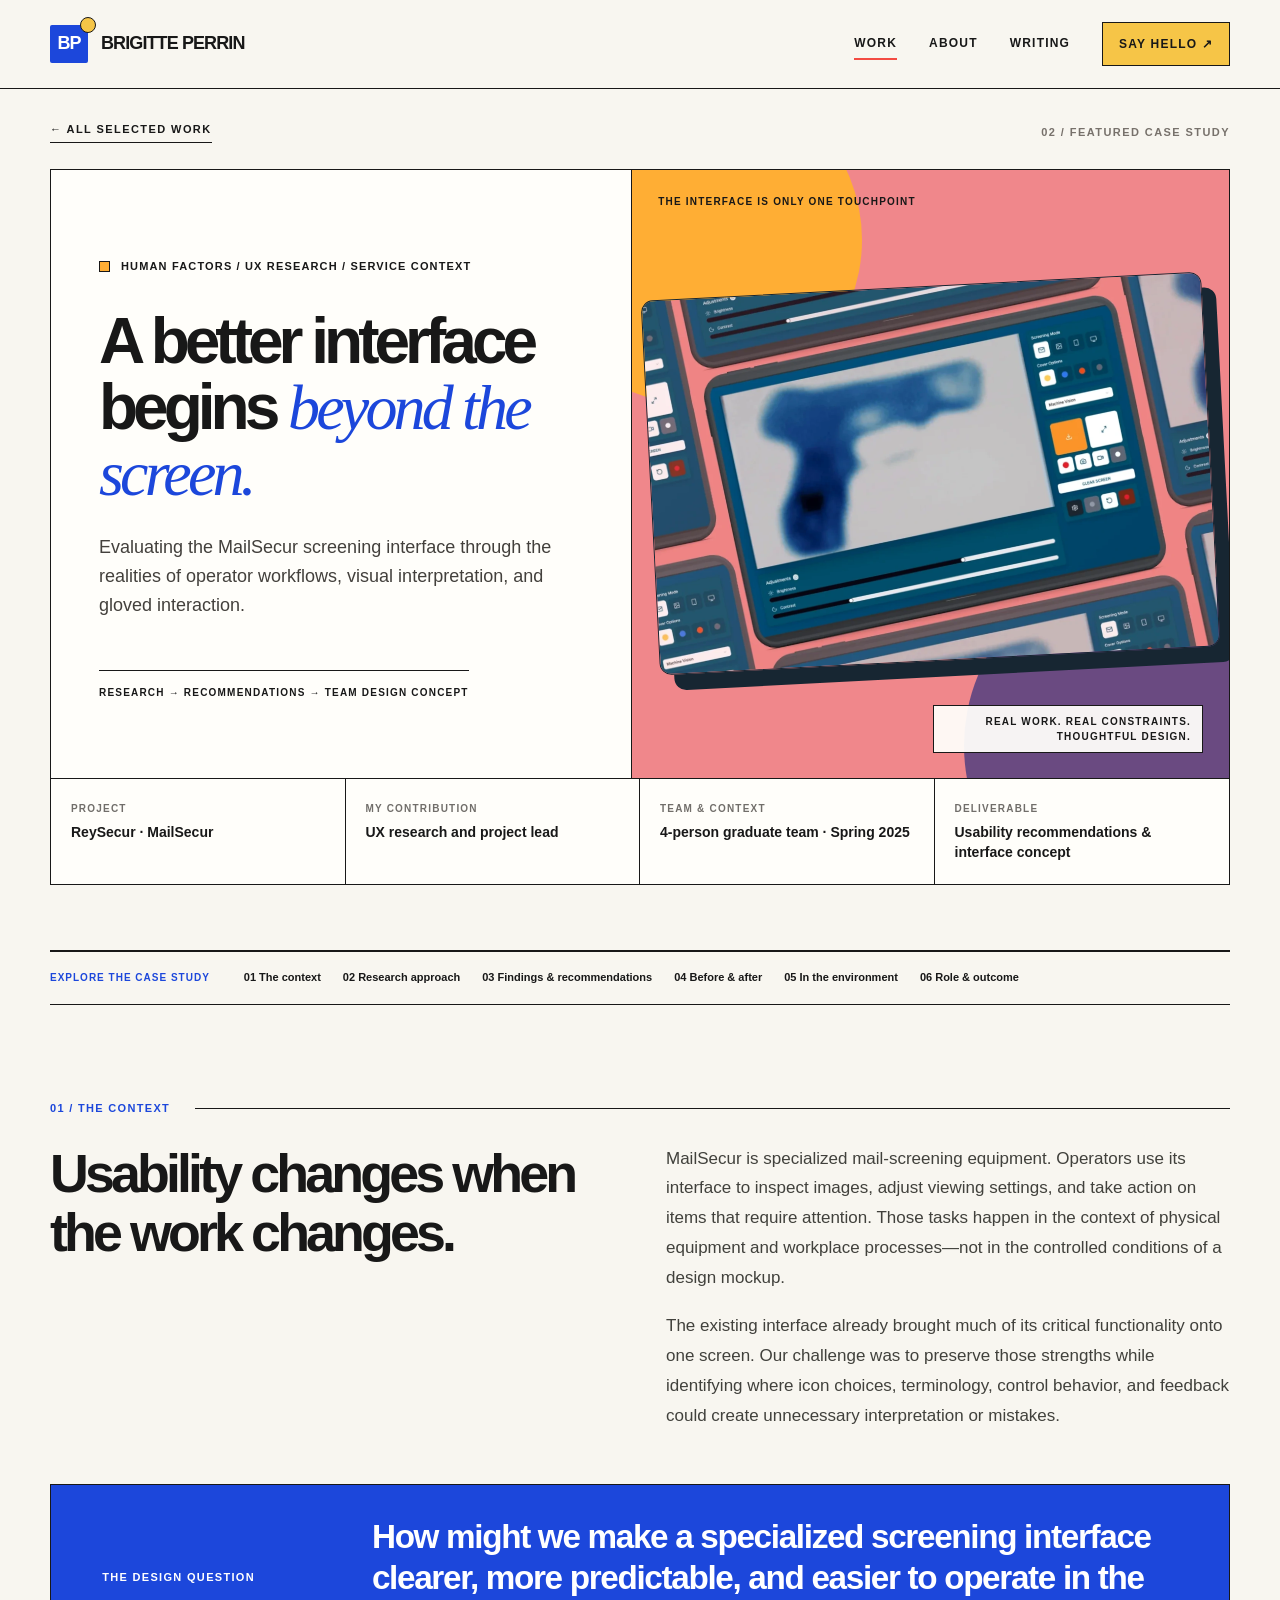
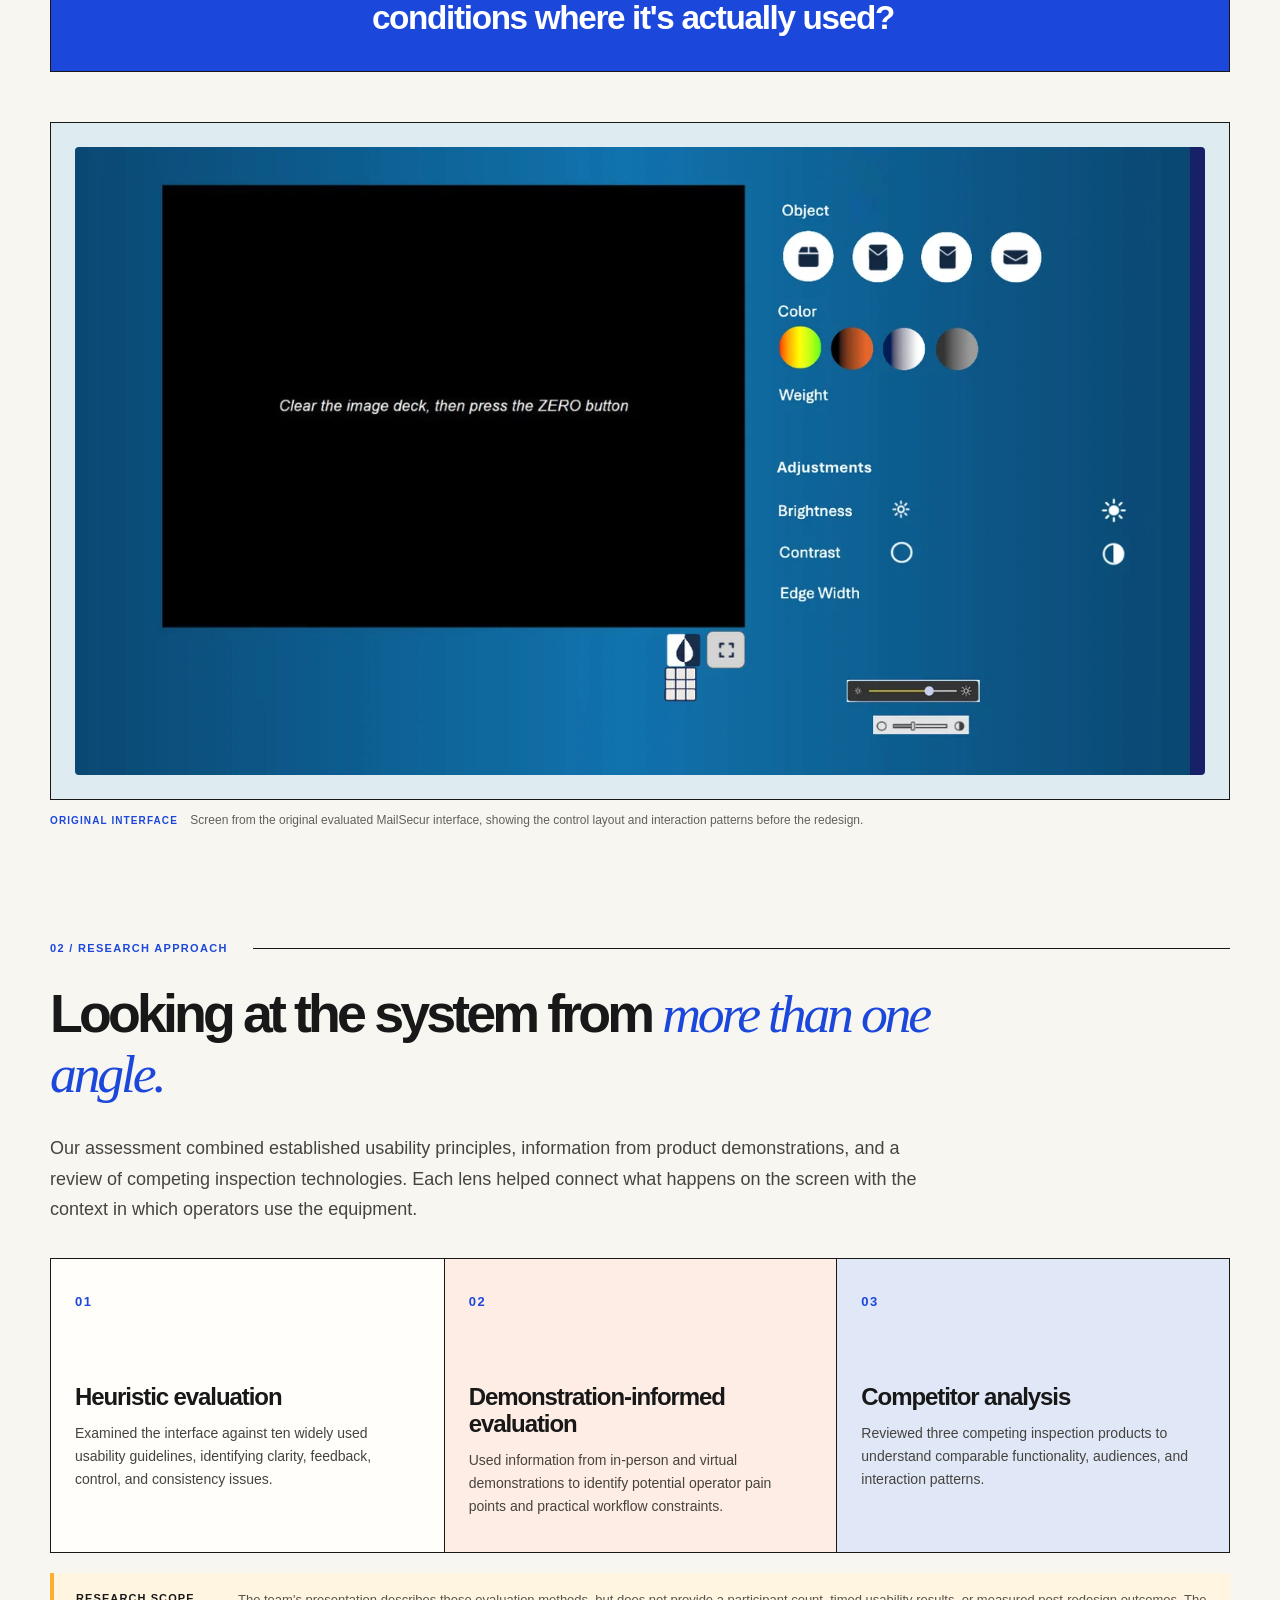
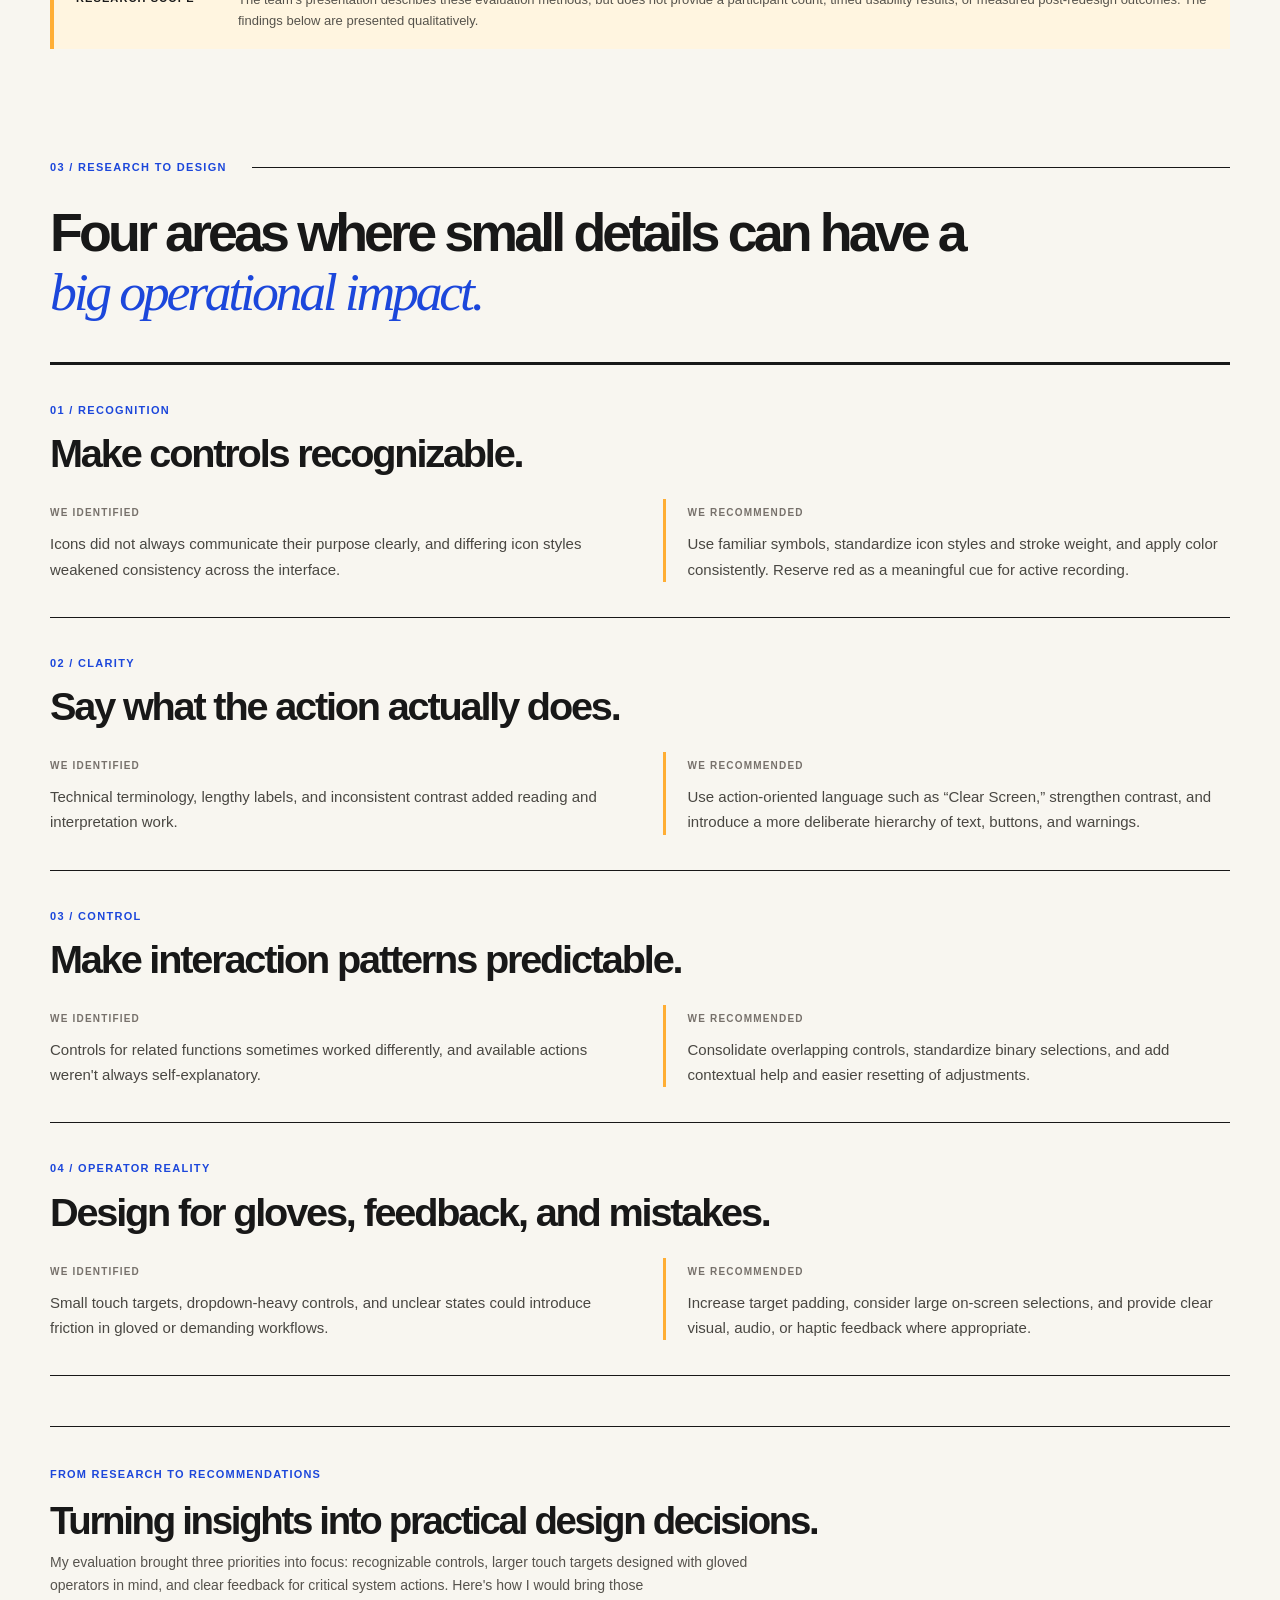
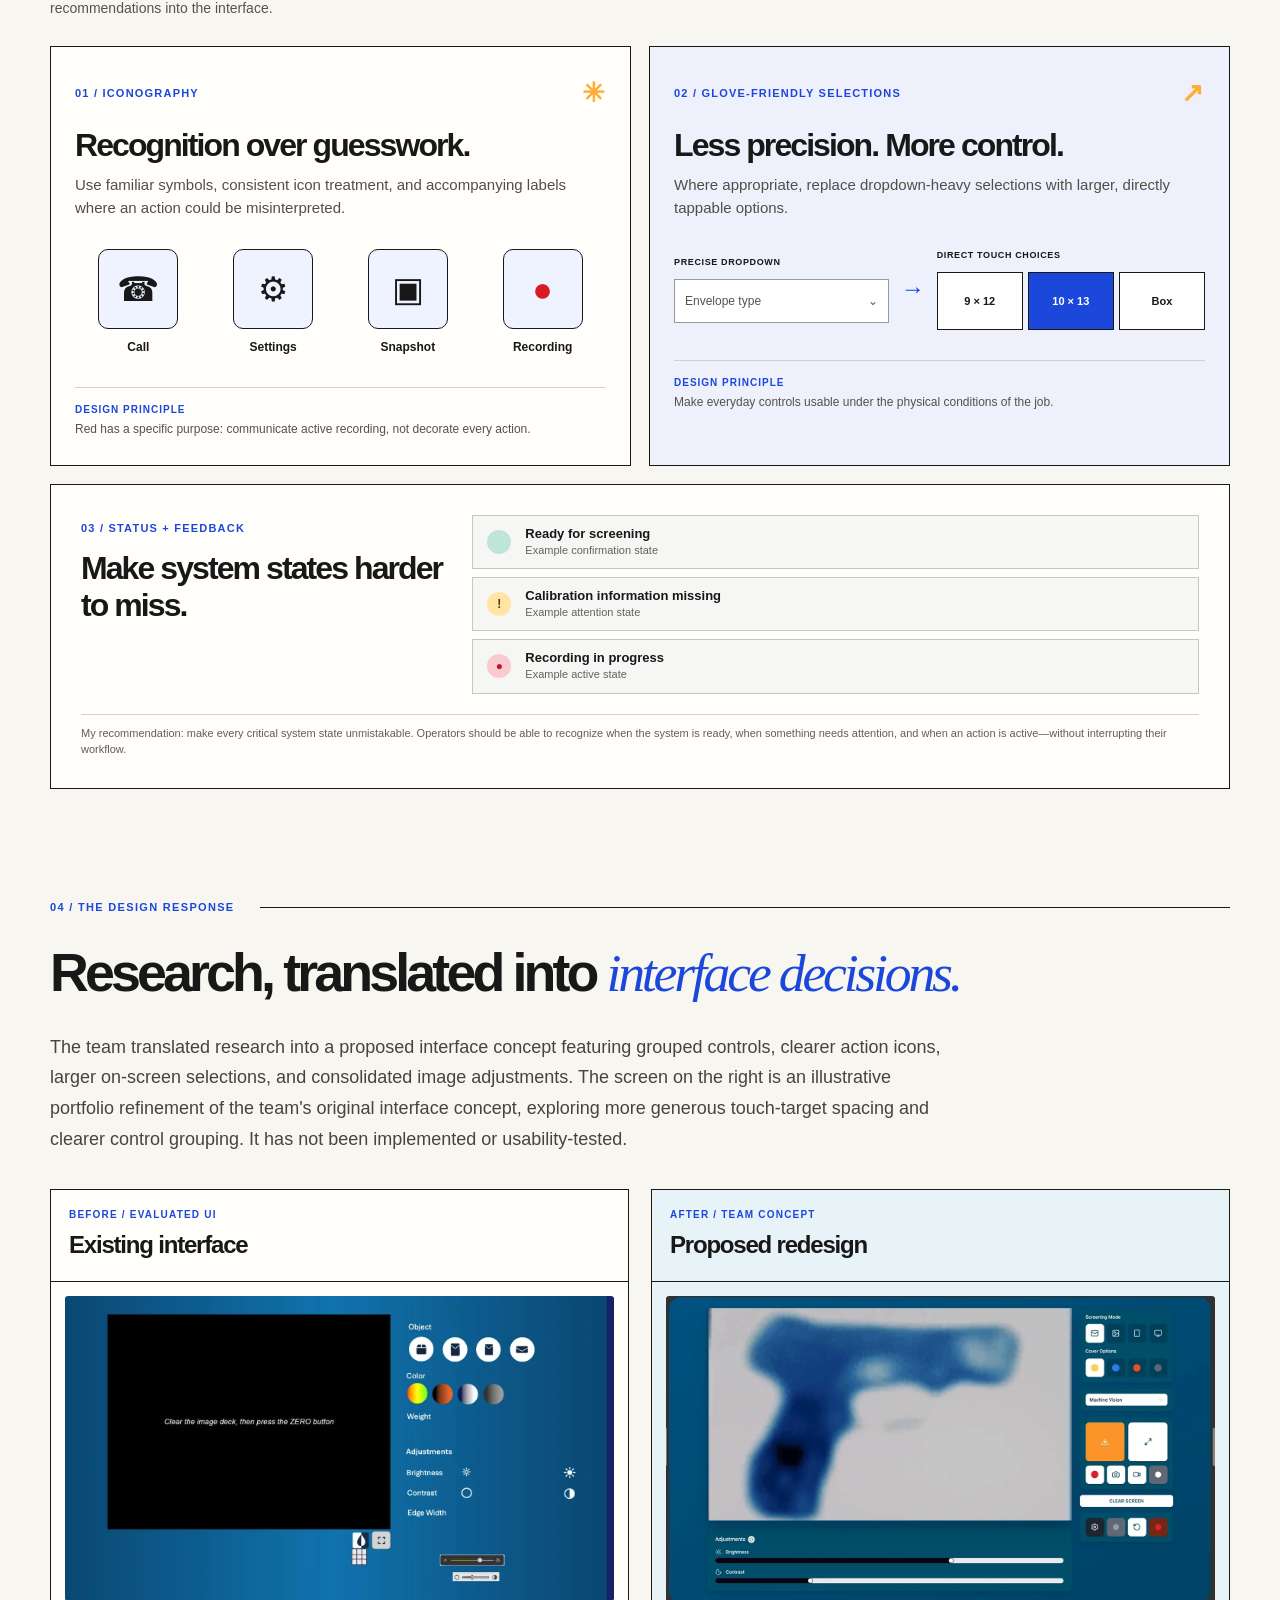
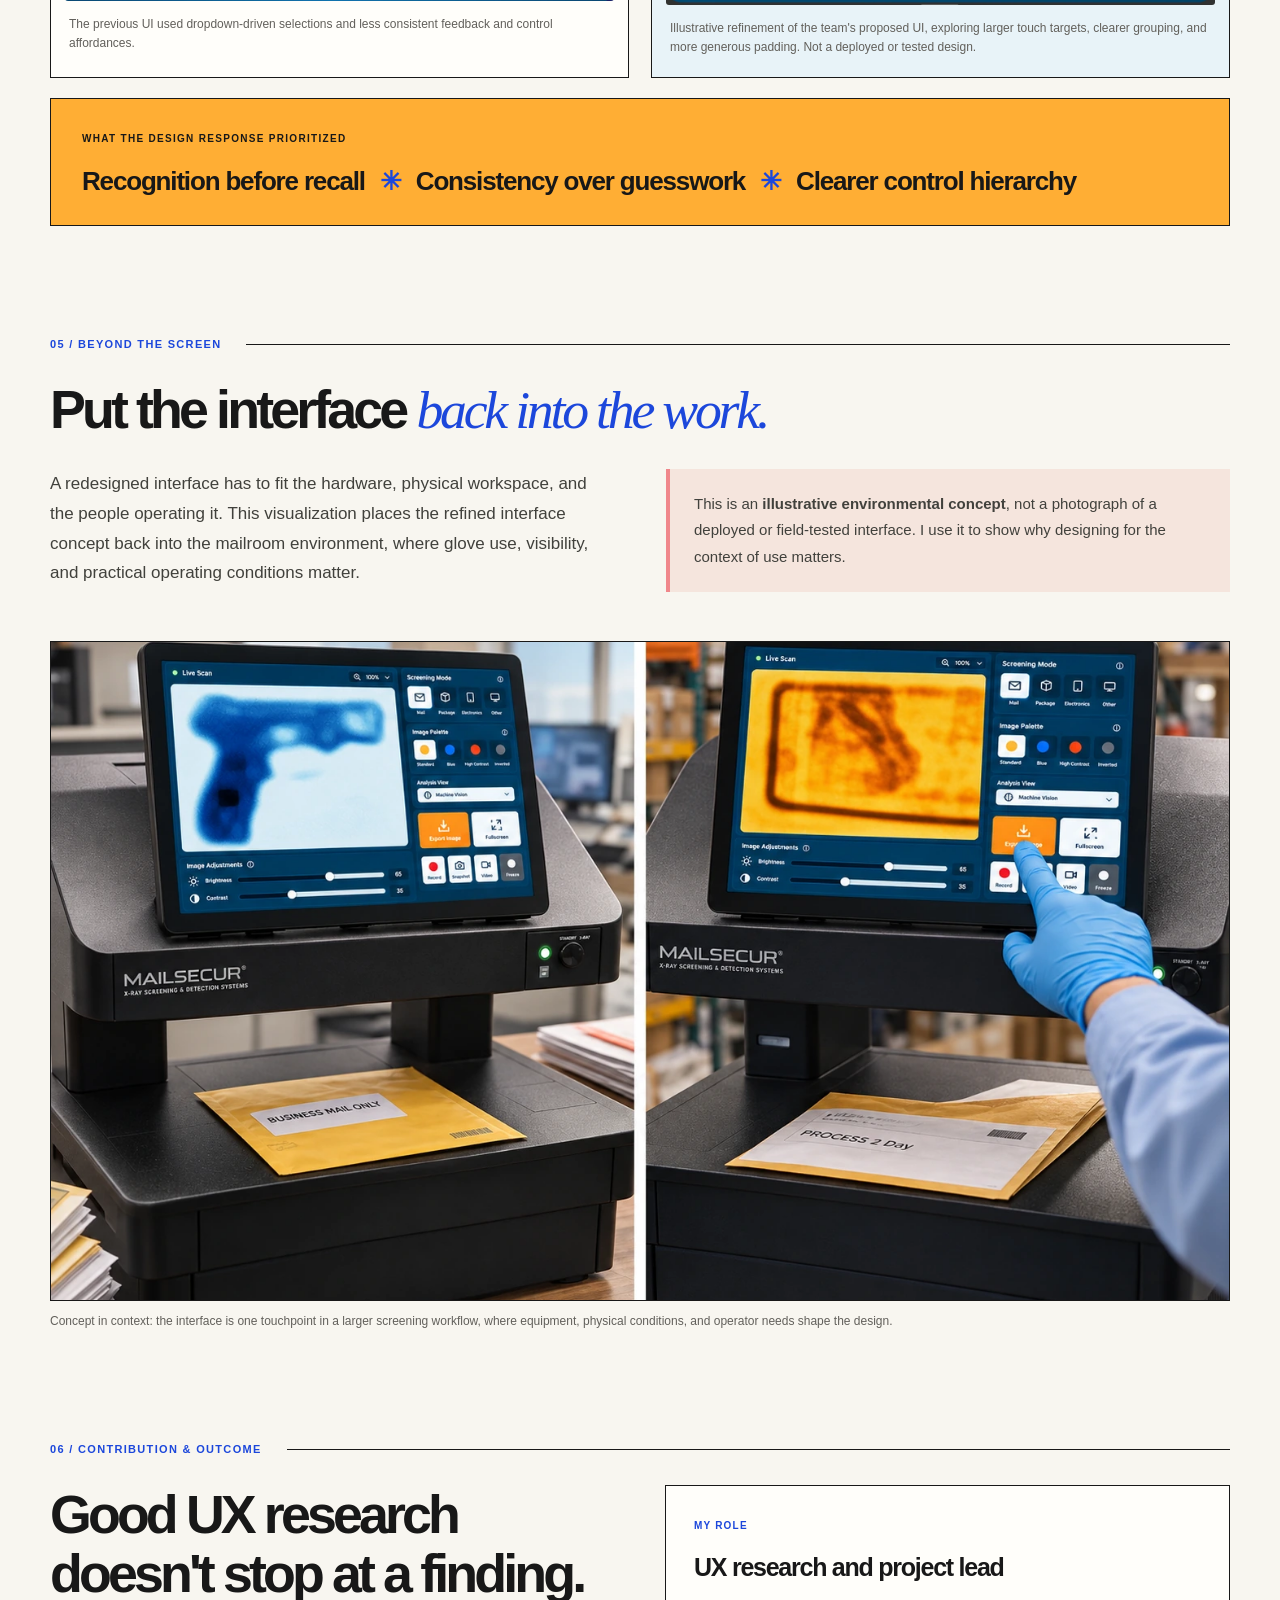
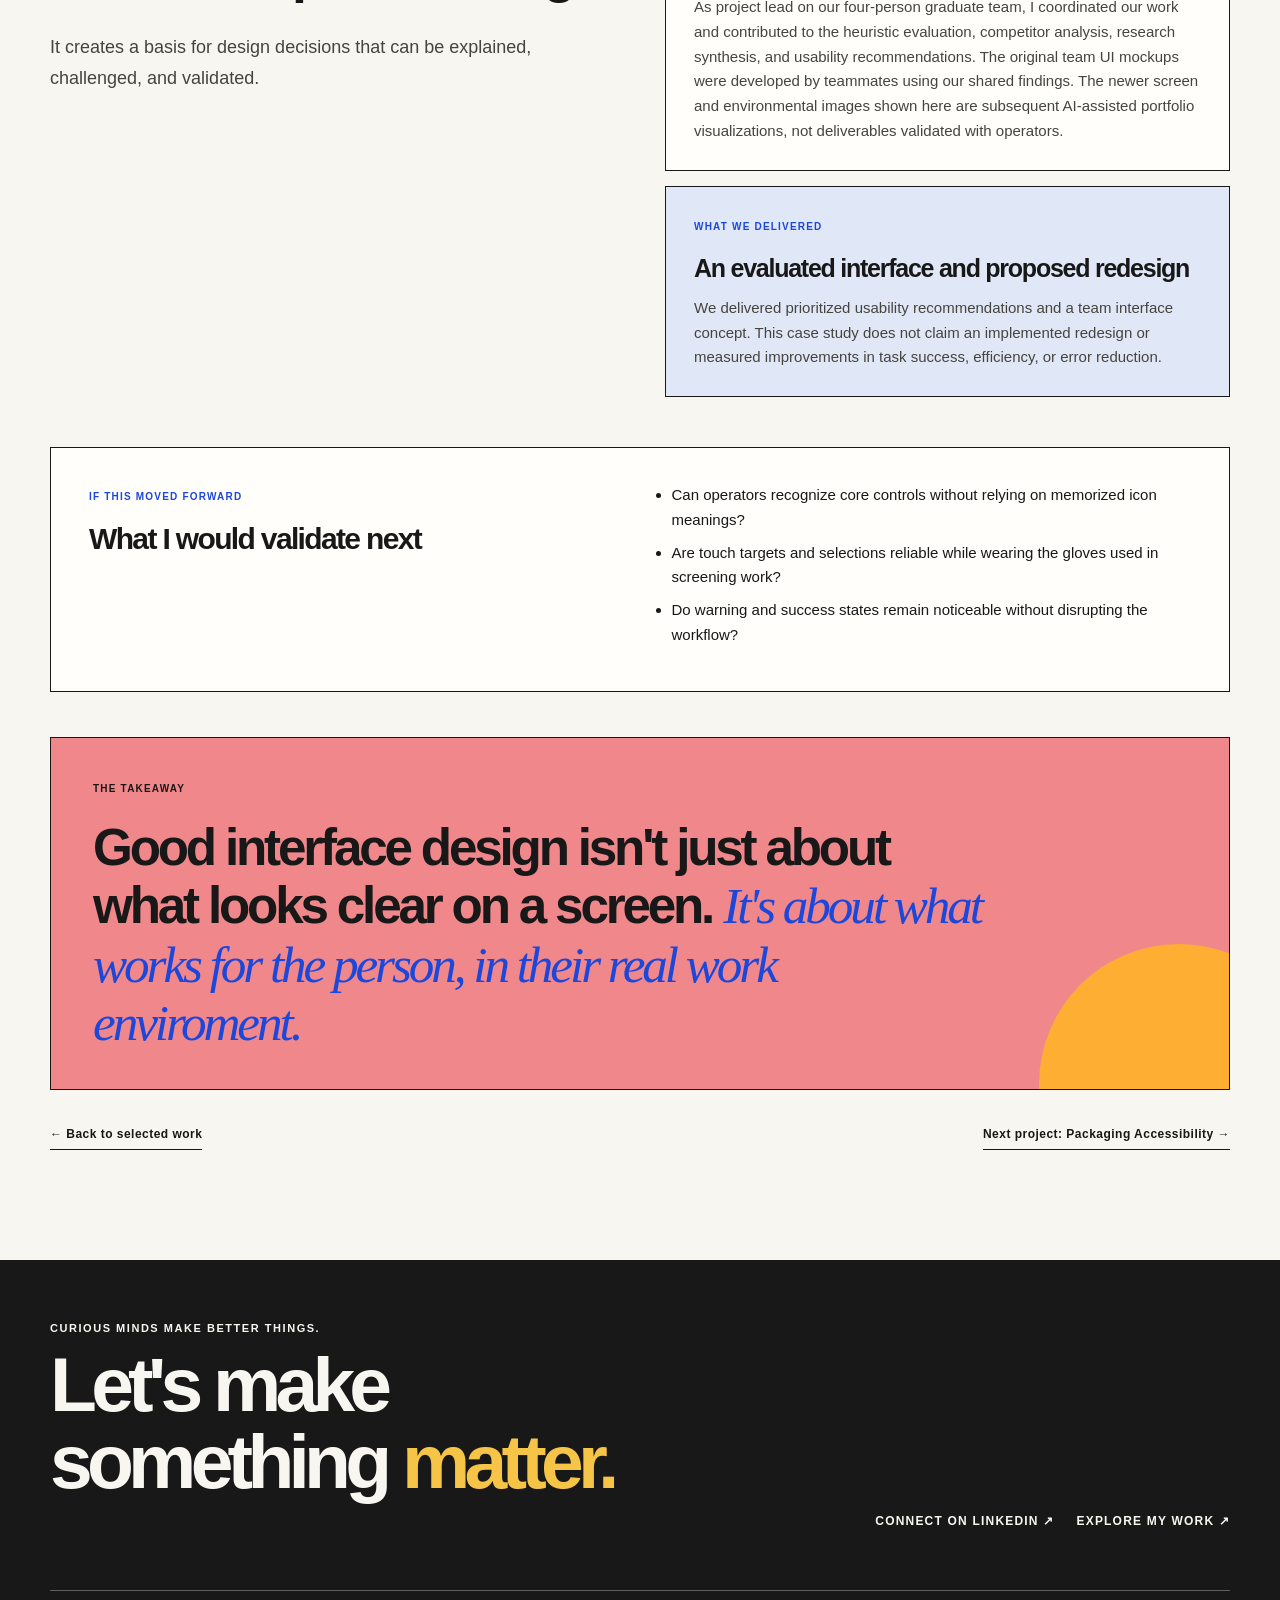
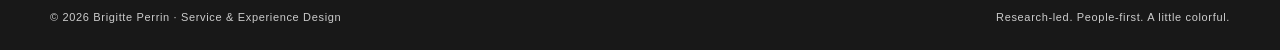
<file: projects/reysecur.html>
<!DOCTYPE html>

<html lang="en">
<head>
<meta charset="utf-8"/>
<meta content="width=device-width, initial-scale=1" name="viewport"/>
<meta content="#f8f6f0" name="theme-color"/>
<meta content="MailSecur interface evaluation: applying human factors research to a specialized mail-screening experience. Case study by Brigitte Perrin." name="description"/>
<title>ReySecur MailSecur — Designing for the realities of work | Brigitte Perrin</title>
<link href="../assets/favicon.svg" rel="icon" type="image/svg+xml"/>
<link href="../assets/styles.css" rel="stylesheet"/>
<link href="../assets/reysecur-case.css" rel="stylesheet"/>
<script defer="" src="../assets/main.js"></script>
</head>
<body class="ray-case">
<a class="skip" href="#main">Skip to content</a>
<header class="site-header"><div class="container navrow"><a aria-label="Brigitte Perrin, homepage" class="brand" href="../index.html"><span class="brand-mark">BP</span> BRIGITTE PERRIN</a><nav aria-label="Main navigation" class="navlinks"><a aria-current="page" href="../work.html">Work</a><a href="../about.html">About</a><a href="../writing.html">Writing</a><a class="nav-contact" href="https://www.linkedin.com/in/brigitte-perrin/" rel="noopener noreferrer" target="_blank">Say hello ↗</a></nav></div></header>
<main id="main">
<div class="container ray-container">
<div class="ray-topline"><a href="../work.html">← ALL SELECTED WORK</a><span>02 / FEATURED CASE STUDY</span></div>
<section aria-labelledby="ray-title" class="ray-hero">
<div class="ray-hero-text"><div class="ray-label"><span aria-hidden="true" class="ray-dot"></span> HUMAN FACTORS / UX RESEARCH / SERVICE CONTEXT</div>
<h1 id="ray-title">A better interface begins <em>beyond the screen.</em></h1>
<p>Evaluating the MailSecur screening interface through the realities of operator workflows, visual interpretation, and gloved interaction.</p>
<div class="ray-hero-stamp">RESEARCH → RECOMMENDATIONS → TEAM DESIGN CONCEPT</div>
</div>
<div class="ray-hero-art"><span class="ray-art-label">THE INTERFACE IS ONLY ONE TOUCHPOINT</span><div class="ray-hero-image"><img alt="Editorial graphic showing a refined MailSecur interface concept across screens" fetchpriority="high" src="../assets/reysecur/hero-concept.webp"/></div><span class="ray-art-bottom">REAL WORK. REAL CONSTRAINTS. <b>THOUGHTFUL DESIGN.</b></span></div>
</section>
<div aria-label="Project facts" class="ray-facts">
<div><span>PROJECT</span><strong>ReySecur · MailSecur</strong></div><div><span>MY CONTRIBUTION</span><strong>UX research and project lead</strong></div><div><span>TEAM &amp; CONTEXT</span><strong>4-person graduate team · Spring 2025</strong></div><div><span>DELIVERABLE</span><strong>Usability recommendations &amp; interface concept</strong></div>
</div>
<nav aria-label="Case study navigation" class="ray-toc"><span>EXPLORE THE CASE STUDY</span><a href="#challenge">01 The context</a><a href="#research">02 Research approach</a><a href="#findings">03 Findings &amp; recommendations</a><a href="#before-after">04 Before &amp; after</a><a href="#workflow">05 In the environment</a><a href="#role">06 Role &amp; outcome</a></nav>
</div>
<div class="container ray-story">
<section class="ray-section" id="challenge"><div class="ray-index">01 / THE CONTEXT <span></span></div><div class="ray-copy-grid"><div><h2>Usability changes when the work changes.</h2></div><div class="ray-body-text"><p>MailSecur is specialized mail-screening equipment. Operators use its interface to inspect images, adjust viewing settings, and take action on items that require attention. Those tasks happen in the context of physical equipment and workplace processes—not in the controlled conditions of a design mockup.</p><p>The existing interface already brought much of its critical functionality onto one screen. Our challenge was to preserve those strengths while identifying where icon choices, terminology, control behavior, and feedback could create unnecessary interpretation or mistakes.</p></div></div><div class="ray-question"><small>THE DESIGN QUESTION</small><p>How might we make a specialized screening interface clearer, more predictable, and easier to operate in the conditions where it's actually used?</p></div>
<figure class="ray-figure ray-original"><div class="ray-image-frame ray-image-light"><img alt="Existing MailSecur screening interface showing standard-focus image area and setting controls" loading="lazy" src="../assets/reysecur/original-interface.webp"/></div><figcaption><b>ORIGINAL INTERFACE</b> Screen from the original evaluated MailSecur interface, showing the control layout and interaction patterns before the redesign.</figcaption></figure>
</section>
<section class="ray-section" id="research"><div class="ray-index">02 / RESEARCH APPROACH <span></span></div><h2>Looking at the system from <em>more than one angle.</em></h2><p class="ray-lead">Our assessment combined established usability principles, information from product demonstrations, and a review of competing inspection technologies. Each lens helped connect what happens on the screen with the context in which operators use the equipment.</p><div class="ray-methods"><article><span>01</span><h3>Heuristic evaluation</h3><p>Examined the interface against ten widely used usability guidelines, identifying clarity, feedback, control, and consistency issues.</p></article><article><span>02</span><h3>Demonstration-informed evaluation</h3><p>Used information from in-person and virtual demonstrations to identify potential operator pain points and practical workflow constraints.</p></article><article><span>03</span><h3>Competitor analysis</h3><p>Reviewed three competing inspection products to understand comparable functionality, audiences, and interaction patterns.</p></article></div><div class="ray-research-caveat"><strong>Research scope</strong><p>The team's presentation describes these evaluation methods, but does not provide a participant count, timed usability results, or measured post-redesign outcomes. The findings below are presented qualitatively.</p></div></section>
<section class="ray-section" id="findings"><div class="ray-index">03 / RESEARCH TO DESIGN <span></span></div><h2>Four areas where small details can have a <em>big operational impact.</em></h2><div class="ray-findings">
<article class="ray-finding"><span class="ray-find-number">01 / RECOGNITION</span><h3>Make controls recognizable.</h3><div class="ray-finding-grid"><div><span class="ray-find-heading">WE IDENTIFIED</span><p>Icons did not always communicate their purpose clearly, and differing icon styles weakened consistency across the interface.</p></div><div><span class="ray-find-heading">WE RECOMMENDED</span><p>Use familiar symbols, standardize icon styles and stroke weight, and apply color consistently. Reserve red as a meaningful cue for active recording.</p></div></div></article>
<article class="ray-finding"><span class="ray-find-number">02 / CLARITY</span><h3>Say what the action actually does.</h3><div class="ray-finding-grid"><div><span class="ray-find-heading">WE IDENTIFIED</span><p>Technical terminology, lengthy labels, and inconsistent contrast added reading and interpretation work.</p></div><div><span class="ray-find-heading">WE RECOMMENDED</span><p>Use action-oriented language such as “Clear Screen,” strengthen contrast, and introduce a more deliberate hierarchy of text, buttons, and warnings.</p></div></div></article>
<article class="ray-finding"><span class="ray-find-number">03 / CONTROL</span><h3>Make interaction patterns predictable.</h3><div class="ray-finding-grid"><div><span class="ray-find-heading">WE IDENTIFIED</span><p>Controls for related functions sometimes worked differently, and available actions weren't always self-explanatory.</p></div><div><span class="ray-find-heading">WE RECOMMENDED</span><p>Consolidate overlapping controls, standardize binary selections, and add contextual help and easier resetting of adjustments.</p></div></div></article>
<article class="ray-finding"><span class="ray-find-number">04 / OPERATOR REALITY</span><h3>Design for gloves, feedback, and mistakes.</h3><div class="ray-finding-grid"><div><span class="ray-find-heading">WE IDENTIFIED</span><p>Small touch targets, dropdown-heavy controls, and unclear states could introduce friction in gloved or demanding workflows.</p></div><div><span class="ray-find-heading">WE RECOMMENDED</span><p>Increase target padding, consider large on-screen selections, and provide clear visual, audio, or haptic feedback where appropriate.</p></div></div></article>
</div>

<div aria-label="Research recommendations illustrated as web-native diagrams" class="ray-native-research">
<div class="ray-native-heading">
<span>FROM RESEARCH TO RECOMMENDATIONS</span>
<h3>Turning insights into practical design decisions.</h3>
<p>My evaluation brought three priorities into focus: recognizable controls, larger touch targets designed with gloved operators in mind, and clear feedback for critical system actions. Here's how I would bring those recommendations into the interface.</p>
</div>
<div class="ray-native-grid">
<article class="ray-native-card ray-native-icons">
<div class="ray-native-card-top"><span>01 / ICONOGRAPHY</span><span aria-hidden="true" class="ray-mini-star">✳</span></div>
<h4>Recognition over guesswork.</h4>
<p>Use familiar symbols, consistent icon treatment, and accompanying labels where an action could be misinterpreted.</p>
<div aria-label="Illustrative labeled action controls" class="ray-ui-icons">
<div class="ray-ui-icon"><span aria-hidden="true" class="ray-ui-icon-shape">☎</span><small>Call</small></div>
<div class="ray-ui-icon"><span aria-hidden="true" class="ray-ui-icon-shape">⚙</span><small>Settings</small></div>
<div class="ray-ui-icon"><span aria-hidden="true" class="ray-ui-icon-shape">▣</span><small>Snapshot</small></div>
<div class="ray-ui-icon"><span aria-hidden="true" class="ray-ui-icon-shape ray-ui-record">●</span><small>Recording</small></div>
</div>
<div class="ray-native-foot"><strong>DESIGN PRINCIPLE</strong> Red has a specific purpose: communicate active recording, not decorate every action.</div>
</article>
<article class="ray-native-card ray-native-gloves">
<div class="ray-native-card-top"><span>02 / GLOVE-FRIENDLY SELECTIONS</span><span aria-hidden="true" class="ray-mini-star">↗</span></div>
<h4>Less precision. More control.</h4>
<p>Where appropriate, replace dropdown-heavy selections with larger, directly tappable options.</p>
<div class="ray-control-examples">
<div class="ray-control-small"><label>PRECISE DROPDOWN</label><div class="ray-pretend-select">Envelope type <span aria-hidden="true">⌄</span></div></div>
<div aria-hidden="true" class="ray-control-arrow">→</div>
<div class="ray-control-big"><label>DIRECT TOUCH CHOICES</label><div class="ray-choice-grid"><span>9 × 12</span><span class="ray-choice-selected">10 × 13</span><span>Box</span></div></div>
</div>
<div class="ray-native-foot"><strong>DESIGN PRINCIPLE</strong> Make everyday controls usable under the physical conditions of the job.</div>
</article>
</div>
<div class="ray-status-design">
<div class="ray-status-head"><span>03 / STATUS + FEEDBACK</span><h4>Make system states harder to miss.</h4></div>
<div class="ray-status-items">
<div class="ray-status-example"><span aria-hidden="true" class="ray-status-dot ray-status-ok"></span><div><b>Ready for screening</b><small>Example confirmation state</small></div></div>
<div class="ray-status-example"><span aria-hidden="true" class="ray-status-dot ray-status-alert">!</span><div><b>Calibration information missing</b><small>Example attention state</small></div></div>
<div class="ray-status-example"><span aria-hidden="true" class="ray-status-dot ray-status-rec">●</span><div><b>Recording in progress</b><small>Example active state</small></div></div>
</div>
<p class="ray-status-caveat">My recommendation: make every critical system state unmistakable. Operators should be able to recognize when the system is ready, when something needs attention, and when an action is active—without interrupting their workflow.</p>
</div>
</div>
</section>
<section class="ray-section" id="before-after"><div class="ray-index">04 / THE DESIGN RESPONSE <span></span></div><h2>Research, translated into <em>interface decisions.</em></h2><p class="ray-lead">The team translated research into a proposed interface concept featuring grouped controls, clearer action icons, larger on-screen selections, and consolidated image adjustments. The screen on the right is an illustrative portfolio refinement of the team's original interface concept, exploring more generous touch-target spacing and clearer control grouping. It has not been implemented or usability-tested.</p><div class="ray-compare"><figure><div class="ray-compare-heading"><span>BEFORE / EVALUATED UI</span><strong>Existing interface</strong></div><div class="ray-compare-img"><img alt="Earlier MailSecur UI with screening-mode dropdowns, image deck, and ZERO and Call EOD controls" loading="lazy" src="../assets/reysecur/original-interface.webp"/></div><figcaption>The previous UI used dropdown-driven selections and less consistent feedback and control affordances.</figcaption></figure><figure><div class="ray-compare-heading"><span>AFTER / TEAM CONCEPT</span><strong>Proposed redesign</strong></div><div class="ray-compare-img"><img alt="Portfolio refinement of the proposed MailSecur interface concept showing larger touch areas and grouped controls" loading="lazy" src="../assets/reysecur/proposed-interface.webp"/></div><figcaption>Illustrative refinement of the team's proposed UI, exploring larger touch targets, clearer grouping, and more generous padding. Not a deployed or tested design.</figcaption></figure></div><div class="ray-design-caption"><span>WHAT THE DESIGN RESPONSE PRIORITIZED</span><div>Recognition before recall <b>✳</b> Consistency over guesswork <b>✳</b> Clearer control hierarchy</div></div></section>
<section class="ray-section" id="workflow"><div class="ray-index">05 / BEYOND THE SCREEN <span></span></div><h2>Put the interface <em>back into the work.</em></h2><div class="ray-copy-grid"><p class="ray-lead">A redesigned interface has to fit the hardware, physical workspace, and the people operating it. This visualization places the refined interface concept back into the mailroom environment, where glove use, visibility, and practical operating conditions matter.</p><p class="ray-context-note">This is an <strong>illustrative environmental concept</strong>, not a photograph of a deployed or field-tested interface. I use it to show why designing for the context of use matters.</p></div><div class="ray-workflow-images"><figure class="ray-workflow-wide"><img alt="AI-assisted environmental concept showing MailSecur screening equipment with a refined interface" loading="lazy" src="../assets/reysecur/device-context.webp"/><figcaption>Concept in context: the interface is one touchpoint in a larger screening workflow, where equipment, physical conditions, and operator needs shape the design.</figcaption></figure></div></section>
<section class="ray-section ray-final" id="role"><div class="ray-index">06 / CONTRIBUTION &amp; OUTCOME <span></span></div><div class="ray-end-grid"><div><h2>Good UX research doesn't stop at a finding.</h2><p class="ray-lead">It creates a basis for design decisions that can be explained, challenged, and validated.</p></div><div><div class="ray-role-card"><span>MY ROLE</span><h3>UX research and project lead</h3><p>As project lead on our four-person graduate team, I coordinated our work and contributed to the heuristic evaluation, competitor analysis, research synthesis, and usability recommendations. The original team UI mockups were developed by teammates using our shared findings. The newer screen and environmental images shown here are subsequent AI-assisted portfolio visualizations, not deliverables validated with operators.</p></div><div class="ray-role-card ray-role-alt"><span>WHAT WE DELIVERED</span><h3>An evaluated interface and proposed redesign</h3><p>We delivered prioritized usability recommendations and a team interface concept. This case study does not claim an implemented redesign or measured improvements in task success, efficiency, or error reduction.</p></div></div></div><div class="ray-next"><div><span>IF THIS MOVED FORWARD</span><h3>What I would validate next</h3></div><ul><li>Can operators recognize core controls without relying on memorized icon meanings?</li><li>Are touch targets and selections reliable while wearing the gloves used in screening work?</li><li>Do warning and success states remain noticeable without disrupting the workflow?</li></ul></div><div class="ray-quote"><span>THE TAKEAWAY</span><p>Good interface design isn't just about what looks clear on a screen. <em>It's about what works for the person, in their real work enviroment.</em></p></div><div class="ray-outro"><a href="../work.html">← Back to selected work</a><a href="packaging.html">Next project: Packaging Accessibility →</a></div></section>
</div>
</main>
<footer class="site-footer" id="contact"><div class="container"><div class="footer-grid"><div><div class="section-label">Curious minds make better things.</div><h2>Let's make<br/>something <span style="color:var(--yellow)">matter.</span></h2></div><div class="footer-links"><a href="https://www.linkedin.com/in/brigitte-perrin/" rel="noopener noreferrer" target="_blank">Connect on LinkedIn ↗</a><a href="../work.html">Explore my work ↗</a></div></div><div class="footer-bottom"><span>© <span data-year="">2026</span> Brigitte Perrin · Service &amp; Experience Design</span><span>Research-led. People-first. A little colorful.</span></div></div></footer>
</body>
</html>
</file>
<file: assets/styles.css>
/* Brigitte Perrin — editorial modernism + playful service design */
:root{--paper:#f8f6f0;--white:#fffefa;--ink:#181818;--muted:#62615c;--blue:#1c47db;--red:#f34b42;--yellow:#f6c547;--line:#d9d5ca;--darkblue:#122c7c;--wide:1180px;--radius:4px}
*{box-sizing:border-box}html{scroll-behavior:smooth}body{margin:0;background:var(--paper);color:var(--ink);font-family:Arial,Helvetica,sans-serif;font-size:16px;line-height:1.52;-webkit-font-smoothing:antialiased}a{color:inherit}a:hover{text-decoration-color:var(--red)}button,input{font:inherit}img{max-width:100%;display:block}::selection{background:var(--yellow);color:var(--ink)}:focus-visible{outline:3px solid var(--blue);outline-offset:4px}.skip{position:absolute;left:-999px;top:10px;background:var(--yellow);padding:12px;z-index:99}.skip:focus{left:12px}
.container{width:min(var(--wide),calc(100% - 80px));margin-inline:auto}.sr-only{position:absolute;height:1px;width:1px;overflow:hidden;clip:rect(0,0,0,0);white-space:nowrap}
.site-header{background:var(--paper);border-bottom:1px solid var(--ink);position:relative;z-index:20}.navrow{min-height:88px;display:flex;align-items:center;justify-content:space-between;gap:20px}.brand{display:inline-flex;align-items:center;gap:13px;text-decoration:none;font-size:18px;font-weight:800;letter-spacing:-.05em}.brand-mark{width:38px;height:38px;background:var(--blue);display:grid;place-items:center;color:white;font-weight:900;position:relative;border-radius:2px}.brand-mark:after{content:'';position:absolute;right:-8px;top:-8px;width:14px;height:14px;border-radius:50%;background:var(--yellow);border:1px solid var(--ink)}.navlinks{display:flex;align-items:center;gap:32px}.navlinks a{font-size:12px;letter-spacing:.1em;font-weight:800;text-transform:uppercase;text-decoration:none;border-bottom:2px solid transparent;padding:6px 0}.navlinks a:hover,.navlinks a[aria-current=page]{border-color:var(--red)}.navlinks .nav-contact{border:1px solid var(--ink);padding:12px 16px;background:var(--yellow)}.navlinks .nav-contact:hover{background:var(--ink);color:white;border-color:var(--ink)}
.eyebrow{display:flex;gap:12px;align-items:center;font-size:11px;font-weight:800;letter-spacing:.13em;text-transform:uppercase}.eyebrow:before{content:'';height:9px;width:9px;background:var(--red);display:inline-block;border:1px solid var(--ink)}.hero{display:grid;grid-template-columns:1.23fr .77fr;border-bottom:1px solid var(--ink);min-height:570px}.hero-copy{padding:80px 58px 75px 0;display:flex;flex-direction:column;justify-content:space-between}.hero h1{font-size:clamp(56px,6.6vw,105px);font-weight:900;letter-spacing:-.084em;line-height:.98;margin:34px 0 25px;max-width:850px}.hero h1 em{font-family:Georgia,'Times New Roman',serif;font-weight:normal;color:var(--blue);letter-spacing:-.08em}.hero-sub{max-width:580px;font-size:19px;line-height:1.55;letter-spacing:-.025em}.hero-actions{margin-top:34px;display:flex;gap:20px;flex-wrap:wrap}.action{font-size:13px;letter-spacing:.04em;font-weight:800;padding:14px 20px;display:inline-flex;align-items:center;gap:22px;text-decoration:none;border:1px solid var(--ink);transition:transform .15s ease,background .15s ease}.action:hover{transform:translateY(-3px)}.action.blue{background:var(--blue);color:white}.action.light{background:transparent}.action .arrow{font-size:21px;line-height:0}.hero-art{background:var(--yellow);border-left:1px solid var(--ink);position:relative;overflow:hidden;min-height:520px}.art-label{position:absolute;z-index:5;left:26px;top:23px;font-size:12px;text-transform:uppercase;font-weight:800;letter-spacing:.15em}.shape{position:absolute}.circle-blue{height:260px;width:260px;border-radius:50%;background:var(--blue);right:-68px;top:80px;border:1px solid var(--ink)}.block-red{height:210px;width:48%;background:var(--red);left:0;bottom:0;border-top:1px solid var(--ink);border-right:1px solid var(--ink)}.circle-cream{height:230px;width:230px;border-radius:50%;background:var(--paper);left:7%;top:19%;border:1px solid var(--ink)}.arch{height:230px;width:134px;background:var(--ink);border-radius:80px 80px 0 0;bottom:0;right:17%;border:1px solid var(--ink)}.arch:after{content:'';height:136px;width:60px;position:absolute;bottom:0;left:37px;background:var(--yellow);border-radius:32px 32px 0 0}.art-word{position:absolute;z-index:3;top:42%;left:12%;font-size:clamp(36px,4.6vw,65px);font-weight:900;letter-spacing:-.075em;line-height:.88;transform:rotate(-9deg);color:var(--ink)}.art-word span{display:block;color:white;-webkit-text-stroke:1px var(--ink)}.art-note{position:absolute;z-index:4;right:20px;bottom:20px;font-size:12px;font-weight:800;line-height:1.1;letter-spacing:.1em;text-transform:uppercase;color:white;text-align:right}.ticker{border-bottom:1px solid var(--ink);padding:19px 0;display:flex;justify-content:space-between;gap:20px;align-items:center}.ticker span{font-size:11px;font-weight:800;text-transform:uppercase;letter-spacing:.1em}.ticker .spark{color:var(--red);font-size:25px;line-height:.8}
.section{padding:85px 0;border-bottom:1px solid var(--line)}.section-head{display:flex;justify-content:space-between;align-items:end;gap:30px;margin-bottom:35px}.section-label{font-size:11px;font-weight:900;letter-spacing:.14em;text-transform:uppercase}.section h2,.page-title{font-size:clamp(38px,5vw,69px);letter-spacing:-.065em;line-height:1.04;margin:12px 0 0;font-weight:900}.section-head p{max-width:330px;color:var(--muted);margin:0 0 4px}.work-grid{display:grid;grid-template-columns:1fr 1fr;gap:25px}.project-card{border:1px solid var(--ink);background:var(--white);text-decoration:none;display:flex;flex-direction:column;transition:transform .18s,box-shadow .18s;min-height:490px}.project-card:hover{transform:translate(-4px,-4px);box-shadow:7px 7px 0 var(--ink)}.project-card.wide{grid-column:1/-1;display:grid;grid-template-columns:1fr 1fr;min-height:370px}.project-art{height:270px;position:relative;overflow:hidden;border-bottom:1px solid var(--ink);display:grid;place-items:center}.wide .project-art{height:auto;border-bottom:0;border-right:1px solid var(--ink)}.project-art.blue{background:#dce7ff}.project-art.red{background:#ffcdc4}.project-art.yellow{background:#f8e6a9}.project-art .project-pic{width:100%;height:100%;object-fit:cover}.project-art.bentley img{object-fit:contain;padding:16px}.project-art .abstract{font-weight:900;font-size:clamp(50px,8vw,116px);letter-spacing:-.1em;color:var(--ink);line-height:1;transform:rotate(-9deg)}.project-art .abstract span{color:var(--blue)}.project-body{padding:24px 26px 27px;display:flex;flex-direction:column;flex:1}.project-number{display:flex;justify-content:space-between;align-items:center;font-size:11px;font-weight:800;text-transform:uppercase;letter-spacing:.1em}.project-body h3{font-size:clamp(25px,3vw,42px);letter-spacing:-.055em;line-height:1.09;margin:19px 0 12px}.project-body p{margin:0 0 25px;color:#41413d;max-width:500px}.project-cta{margin-top:auto;font-size:12px;font-weight:900;text-transform:uppercase;letter-spacing:.1em;display:flex;align-items:center;justify-content:space-between;border-top:1px solid var(--line);padding-top:18px}.project-cta b{font-size:26px;font-weight:normal;line-height:0}
.statement{background:var(--blue);color:white;padding:90px 0;border-bottom:1px solid var(--ink)}.statement-grid{display:grid;grid-template-columns:.32fr 1fr;gap:35px}.statement h2{font-size:clamp(35px,5vw,72px);line-height:1.06;letter-spacing:-.07em;margin:0;max-width:950px}.statement h2 i{font-family:Georgia,serif;font-weight:normal}.statement .mini{font-size:11px;font-weight:800;text-transform:uppercase;letter-spacing:.12em}.principles{display:grid;grid-template-columns:repeat(3,1fr);border-top:1px solid var(--ink);margin-top:35px}.principle{padding:30px 25px 8px 0;margin-right:25px}.principle:not(:last-child){border-right:1px solid var(--line)}.principle .num{font-size:13px;font-weight:900;color:var(--red)}.principle h3{font-size:24px;letter-spacing:-.045em;line-height:1.1;margin:14px 0}.principle p{color:var(--muted);font-size:15px}
.writing-grid{display:grid;grid-template-columns:1.1fr .9fr;gap:0;border:1px solid var(--ink);background:var(--white)}.writing-image{background:var(--paper);display:flex;align-items:center;justify-content:center;padding:18px;border-right:1px solid var(--ink)}.writing-image img{width:100%;height:auto}.writing-copy{padding:40px;display:flex;flex-direction:column;justify-content:center}.writing-copy .genre{font-size:11px;font-weight:900;text-transform:uppercase;letter-spacing:.12em;color:var(--blue)}.writing-copy h3{font-size:clamp(28px,3.7vw,48px);line-height:1.08;letter-spacing:-.06em;margin:14px 0 18px}.writing-copy p{color:var(--muted)}.writing-copy a{font-size:12px;font-weight:900;text-transform:uppercase;letter-spacing:.1em;text-decoration:none;border-bottom:1px solid var(--ink);padding-bottom:8px;margin-top:22px;align-self:start}
.about-strip{display:grid;grid-template-columns:1fr 1fr;gap:80px;align-items:start}.about-strip p{font-size:20px;letter-spacing:-.018em;margin:12px 0 26px}.about-strip .large{font-size:clamp(34px,3.6vw,54px);letter-spacing:-.06em;line-height:1.17;font-weight:800;margin:0}.tag-list{display:flex;flex-wrap:wrap;gap:8px}.tag{font-size:11px;font-weight:800;letter-spacing:.03em;padding:8px 11px;border:1px solid var(--ink);background:var(--yellow)}.tag:nth-child(2n){background:#dfe5ff}.tag:nth-child(3n){background:#ffdcd7}
.site-footer{background:var(--ink);color:var(--paper);padding:60px 0 24px}.footer-grid{display:grid;grid-template-columns:1fr auto;gap:30px}.site-footer h2{font-size:clamp(40px,6vw,84px);letter-spacing:-.075em;line-height:1;margin:10px 0 30px}.site-footer a{text-decoration:none}.site-footer a:hover{text-decoration:underline}.footer-links{display:flex;gap:22px;flex-wrap:wrap;align-items:end}.footer-links a{font-size:12px;font-weight:800;text-transform:uppercase;letter-spacing:.1em}.footer-bottom{border-top:1px solid #5e5e5e;margin-top:60px;padding-top:18px;display:flex;justify-content:space-between;gap:20px;color:#ccc;font-size:11px;letter-spacing:.06em}
/* Inner pages */
.inner-intro{padding:80px 0 55px;border-bottom:1px solid var(--ink)}.inner-intro .lead{font-size:clamp(18px,2.3vw,26px);max-width:770px;line-height:1.45;margin:25px 0 0;color:#41413d;letter-spacing:-.024em}.crumb{font-size:12px;font-weight:800;text-transform:uppercase;letter-spacing:.09em;color:#555;margin-bottom:23px}.crumb a{text-decoration:none;border-bottom:1px solid}.case-overview{display:grid;grid-template-columns:1.5fr .5fr;gap:80px;padding:55px 0;border-bottom:1px solid var(--line)}.case-overview p{font-size:22px;line-height:1.48;letter-spacing:-.02em;margin:0}.meta{display:grid;gap:18px}.meta dt{font-weight:800;font-size:11px;text-transform:uppercase;letter-spacing:.1em;color:var(--muted)}.meta dd{margin:3px 0 0;font-size:15px}.case-hero-image{padding:40px 0}.case-art{border:1px solid var(--ink);height:clamp(320px,45vw,550px);display:flex;align-items:center;justify-content:center;background:#e4eafd;overflow:hidden}.case-art img{height:100%;width:100%;object-fit:contain}.case-art.red{background:#e8a7aa}.case-art.yellow{background:#f4d87d}.case-section{padding:55px 0;border-top:1px solid var(--line);display:grid;grid-template-columns:1fr 2fr;gap:65px}.case-section h2{font-size:clamp(25px,3.1vw,37px);line-height:1.1;letter-spacing:-.055em;margin:0}.case-section p,.case-section li{font-size:17px;line-height:1.64;margin-top:0}.case-section ul{padding-left:18px}.case-section li{margin-bottom:8px}.insight{background:var(--yellow);padding:40px;margin:30px 0;font-size:clamp(25px,3.4vw,39px);font-weight:800;line-height:1.24;letter-spacing:-.055em;border:1px solid var(--ink)}.outro{display:flex;justify-content:space-between;gap:30px;padding:42px 0 90px;border-top:1px solid var(--ink)}.outro a{font-weight:900;font-size:13px;text-transform:uppercase;letter-spacing:.06em}
.about-grid{display:grid;grid-template-columns:1.1fr .9fr;gap:80px;padding:65px 0}.about-grid p{font-size:19px;letter-spacing:-.02em;line-height:1.62}.about-block{border:1px solid var(--ink);background:var(--yellow);min-height:400px;display:flex;align-items:center;justify-content:center;position:relative;overflow:hidden}.about-block .block{position:absolute;background:var(--blue);width:57%;height:56%;right:0;top:0}.about-block .orb{position:absolute;background:var(--red);border-radius:50%;width:58%;aspect-ratio:1;left:7%;top:23%;border:1px solid var(--ink)}.about-block .stripe{position:absolute;background:var(--ink);width:16%;height:60%;right:19%;bottom:0;border-radius:100px 100px 0 0}.about-block span{position:absolute;z-index:5;bottom:25px;left:30px;font-size:40px;font-weight:900;letter-spacing:-.09em;color:white}
.note{background:#fff4ca;border-left:4px solid var(--red);padding:18px 20px;font-size:14px;color:#383838}.writing-page{display:grid;grid-template-columns:1.2fr .8fr;border:1px solid var(--ink);background:var(--white);margin:55px 0 90px}.writing-page .details{padding:45px}.writing-page h2{font-size:clamp(35px,4vw,56px);line-height:1.08;letter-spacing:-.065em}.writing-page .visual{background:var(--yellow);display:flex;align-items:center;justify-content:center;border-left:1px solid var(--ink);padding:24px}.writing-page .visual img{width:100%}
@media(max-width:950px){.hero{grid-template-columns:1fr 0.7fr}.hero-copy{padding-top:60px}.hero h1{font-size:clamp(54px,7vw,84px)}.hero-art{min-height:480px}.work-grid{gap:16px}.project-card.wide{grid-template-columns:1fr 1fr}.container{width:min(var(--wide),calc(100% - 52px))}.about-strip,.about-grid{gap:35px}}
@media(max-width:720px){.container{width:calc(100% - 34px)}.navrow{min-height:74px;flex-wrap:wrap;padding:14px 0}.navlinks{gap:18px;flex-wrap:wrap}.navlinks a{font-size:11px}.navlinks .nav-contact{padding:8px 10px}.brand{font-size:16px}.hero{display:block}.hero-copy{padding:51px 0 50px;min-height:0}.hero h1{font-size:clamp(54px,12vw,80px);margin:26px 0}.hero-sub{font-size:18px}.hero-art{height:320px;min-height:320px;border-left:0;border-top:1px solid var(--ink)}.art-word{font-size:59px}.ticker{overflow:hidden}.ticker span:nth-child(n+4){display:none}.section{padding:57px 0}.section-head{display:block}.section-head p{margin-top:17px}.work-grid{grid-template-columns:1fr}.project-card.wide{grid-column:auto;display:flex}.project-card.wide .project-art{height:270px;border-right:0;border-bottom:1px solid var(--ink)}.project-card{min-height:0}.project-art{height:280px}.statement{padding:60px 0}.statement-grid{display:block}.statement h2{margin-top:25px}.principles{grid-template-columns:1fr}.principle{border-right:0!important;border-bottom:1px solid var(--line);padding:22px 0}.writing-grid,.about-strip,.footer-grid,.case-overview,.case-section,.about-grid,.writing-page{grid-template-columns:1fr}.writing-image{border-right:0;border-bottom:1px solid var(--ink)}.writing-copy{padding:28px}.about-strip{gap:25px}.case-overview{gap:25px}.case-section{gap:16px}.inner-intro{padding:54px 0 35px}.case-hero-image{padding:30px 0}.writing-page .visual{border-left:0;border-top:1px solid var(--ink)}.footer-bottom{flex-direction:column}.outro{flex-direction:column}.about-block{min-height:300px}}
@media(prefers-reduced-motion:reduce){*,*:before,*:after{scroll-behavior:auto!important;animation-duration:.01ms!important;transition-duration:.01ms!important}}
</file>
<file: assets/bentley-case.css>
/* BentleySafe editorial case study — scoped to the single page */
.bentley-case{--bc-blue:#1c47db;--bc-yellow:#f6c547;--bc-red:#f34b42;--bc-ink:#181818;--bc-cream:#f8f6f0}
.bentley-case .bc-masthead{padding-top:24px}
.bentley-case .bc-overline{display:flex;align-items:center;justify-content:space-between;gap:20px;font-size:11px;font-weight:800;letter-spacing:.13em;text-transform:uppercase;padding:7px 0 26px}
.bentley-case .bc-overline a{text-decoration:none;border-bottom:1px solid var(--bc-ink);padding-bottom:3px}
.bentley-case .bc-overline span{color:var(--muted)}
.bentley-case .bc-hero-grid{display:grid;grid-template-columns:1.19fr .81fr;min-height:670px;border:1px solid var(--bc-ink);background:#fffdf9}
.bentley-case .bc-hero-copy{padding:56px 46px 62px;display:flex;flex-direction:column;justify-content:center}
.bentley-case .bc-kicker{display:flex;align-items:center;gap:10px;font-weight:900;font-size:11px;letter-spacing:.095em;text-transform:uppercase;line-height:1.4}
.bentley-case .bc-kicker-square{width:11px;height:11px;flex:none;background:var(--bc-red);border:1px solid var(--bc-ink)}
.bentley-case .bc-hero-copy h1{font-size:clamp(51px,5.4vw,85px);letter-spacing:-.078em;line-height:1.03;max-width:740px;margin:32px 0 26px;font-weight:900}
.bentley-case .bc-hero-copy h1 em{font-family:Georgia,'Times New Roman',serif;color:var(--bc-blue);font-weight:normal;letter-spacing:-.085em}
.bentley-case .bc-period{color:var(--bc-red)}
.bentley-case .bc-dek{font-size:19px;line-height:1.55;max-width:540px;margin:0;color:#3b3b37}
.bentley-case .bc-art-panel{min-height:600px;position:relative;overflow:hidden;border-left:1px solid var(--bc-ink);background:var(--bc-yellow);isolation:isolate}
.bentley-case .bc-art-top,.bentley-case .bc-art-bottom{position:absolute;z-index:7;font-size:10px;font-weight:900;letter-spacing:.12em;left:25px;top:25px}
.bentley-case .bc-art-bottom{top:auto;bottom:24px;left:auto;right:24px;color:white}
.bentley-case .bc-art-disc{position:absolute;background:var(--bc-red);width:370px;height:370px;border-radius:50%;top:14%;right:-125px;border:1px solid var(--bc-ink)}
.bentley-case .bc-art-arch{position:absolute;bottom:0;left:-80px;background:var(--bc-blue);height:78%;width:77%;border-radius:270px 270px 0 0;border:1px solid var(--bc-ink)}
.bentley-case .bc-art-star{position:absolute;right:26px;bottom:19%;font-size:105px;font-weight:900;color:#fffdf9;line-height:1}
.bentley-case .bc-art-device{position:absolute;z-index:3;left:50%;top:50%;transform:translate(-50%,-44%) rotate(-8deg);height:415px;width:240px;background:#fffefa;border:9px solid #1b1b1b;border-radius:34px;box-shadow:21px 19px 0 rgba(0,0,0,.18);padding:32px 17px 18px;display:flex;flex-direction:column;gap:16px}
.bentley-case .bc-art-device:before{content:'';position:absolute;width:72px;height:12px;background:#1b1b1b;border-radius:0 0 9px 9px;top:-1px;left:50%;transform:translateX(-50%)}
.bentley-case .bc-art-device-label{font-size:12px;font-weight:900;letter-spacing:.18em;border-bottom:1px solid #ddd;padding-bottom:13px;color:var(--bc-ink)}
.bentley-case .bc-art-device-call{display:flex;align-items:center;gap:9px;background:var(--bc-red);border:1px solid var(--bc-ink);padding:15px 9px;font-size:11px;font-weight:900;line-height:1.25}
.bentley-case .bc-art-icon{display:grid;place-items:center;background:var(--bc-ink);color:white;width:26px;height:26px;border-radius:50%;font-size:17px;flex:none}
.bentley-case .bc-art-device-row{height:12px;border-radius:2px;width:100%;background:#d7d9dd}
.bentley-case .bc-art-device-row-short{width:66%}
.bentley-case .bc-art-device-grid{display:grid;grid-template-columns:1fr 1fr;gap:10px;margin-top:5px}
.bentley-case .bc-art-device-grid i{display:block;height:47px;background:#ecedf2;border:1px solid #ddd}
.bentley-case .bc-art-device-grid i:nth-child(2){background:#e0e8ff}.bentley-case .bc-art-device-grid i:nth-child(3){background:#ffdfb1}
.bentley-case .bc-facts{display:grid;grid-template-columns:repeat(4,minmax(0,1fr));border:1px solid var(--bc-ink);border-top:0;background:#fffdf9}
.bentley-case .bc-facts>div{padding:22px 23px;min-width:0}
.bentley-case .bc-facts>div:not(:last-child){border-right:1px solid var(--bc-ink)}
.bentley-case .bc-facts span{display:block;font-size:10px;letter-spacing:.11em;font-weight:900;margin-bottom:8px;color:#666}
.bentley-case .bc-facts strong{display:block;font-size:14px;line-height:1.38}
.bentley-case .bc-container{display:grid;grid-template-columns:195px minmax(0,1fr);gap:68px;align-items:start;padding-top:100px}
.bentley-case .bc-section-nav{position:sticky;top:30px;display:flex;flex-direction:column;gap:14px;font-size:12px;border-top:3px solid var(--bc-ink);padding-top:20px}
.bentley-case .bc-section-nav>span{font-weight:900;letter-spacing:.1em;margin-bottom:15px;font-size:10px}
.bentley-case .bc-section-nav a{text-decoration:none;font-weight:700;color:#5d5b57;padding:3px 0}
.bentley-case .bc-section-nav a:hover{color:var(--bc-blue);text-decoration:underline}
.bentley-case .bc-story{min-width:0}
.bentley-case .bc-story-section{padding:0 0 105px;scroll-margin-top:40px}
.bentley-case .bc-section-top{display:flex;align-items:center;gap:28px;margin-bottom:30px}
.bentley-case .bc-section-index{white-space:nowrap;color:var(--bc-blue);font-weight:900;letter-spacing:.115em;font-size:11px}
.bentley-case .bc-mini-rule{height:1px;background:var(--bc-ink);flex:1}
.bentley-case .bc-story-section h2{font-size:clamp(38px,4.4vw,64px);letter-spacing:-.07em;line-height:1.08;margin:0 0 28px;font-weight:900;max-width:850px}
.bentley-case .bc-story-section h2 em{font-family:Georgia,serif;font-weight:normal;color:var(--bc-blue);letter-spacing:-.06em}
.bentley-case .bc-columns-text{display:grid;grid-template-columns:1fr 1fr;gap:32px}
.bentley-case .bc-columns-text p{font-size:17px;line-height:1.7;margin:0;color:#393935}
.bentley-case .bc-question{margin-top:40px;background:var(--bc-blue);padding:32px 38px;position:relative;overflow:hidden;color:#fff;min-height:208px}
.bentley-case .bc-question>span,.bentley-case .bc-closing-quote>span{font-size:11px;letter-spacing:.12em;font-weight:900}
.bentley-case .bc-question p{font-size:clamp(25px,3vw,40px);font-weight:900;line-height:1.22;letter-spacing:-.05em;max-width:700px;margin:16px 0 0;position:relative;z-index:2}
.bentley-case .bc-question i{font-style:normal;font-size:250px;position:absolute;right:5px;top:-116px;opacity:.12;font-family:Georgia,serif}
.bentley-case .bc-original-visual{margin:0 0 100px}
.bentley-case .bc-original-image{display:flex;align-items:center;justify-content:center;background:#dae5ff;min-height:320px;border:1px solid var(--bc-ink);padding:24px}
.bentley-case .bc-original-image img{max-height:520px;max-width:100%;object-fit:contain}
.bentley-case .bc-original-visual figcaption,.bentley-case .bc-hierarchy figcaption{padding-top:10px;color:#62615c;font-size:12px;line-height:1.5}
.bentley-case .bc-original-visual figcaption span{font-size:10px;font-weight:900;color:var(--bc-blue);letter-spacing:.13em;margin-right:10px}
.bentley-case .bc-original-visual figcaption a{font-weight:800}
.bentley-case .bc-section-lead{font-size:18px;line-height:1.65;max-width:800px;margin:0 0 33px;color:#4c4b47}
.bentley-case .bc-methods{display:grid;grid-template-columns:repeat(3,minmax(0,1fr));border:1px solid var(--bc-ink);background:#fffefa}
.bentley-case .bc-method{padding:24px 20px 28px;min-height:260px;position:relative}
.bentley-case .bc-method:not(:last-child){border-right:1px solid var(--bc-ink)}
.bentley-case .bc-method:nth-child(2){background:#f5e7a7}.bentley-case .bc-method:nth-child(3){background:#ffd9d3}
.bentley-case .bc-method-num{font-size:12px;font-weight:900;letter-spacing:.11em}
.bentley-case .bc-method-icon{font-family:Georgia,serif;font-size:57px;line-height:1.1;color:var(--bc-blue);position:absolute;right:18px;top:17px}
.bentley-case .bc-method h3{font-size:21px;line-height:1.1;letter-spacing:-.045em;margin:87px 0 11px}
.bentley-case .bc-method p{font-size:14px;line-height:1.55;margin:0;color:#40403d}
.bentley-case .bc-evidence-note{display:flex;align-items:flex-start;gap:14px;margin:20px 0 0;border-left:3px solid var(--bc-yellow);padding:11px 17px;background:#fff9e7}
.bentley-case .bc-note-mark{font-size:23px;line-height:1}
.bentley-case .bc-evidence-note p{font-size:13px;line-height:1.6;margin:0;color:#4d4b44}
.bentley-case .bc-mapping{border-top:2px solid var(--bc-ink);margin:38px 0 60px}
.bentley-case .bc-mapping-heading{display:grid;grid-template-columns:1fr 1fr;gap:54px;font-size:11px;font-weight:900;letter-spacing:.13em;padding:14px 14px 14px 48px;background:var(--bc-ink);color:white}
.bentley-case .bc-mapping-row{display:grid;grid-template-columns:28px minmax(0,1fr) 36px minmax(0,1fr);gap:13px;align-items:start;border-bottom:1px solid var(--bc-ink);padding:27px 0}
.bentley-case .bc-mapping-n{font-weight:900;font-size:13px;color:var(--bc-red)}
.bentley-case .bc-mapping-row h3{font-size:19px;line-height:1.15;letter-spacing:-.04em;margin:0 0 10px}
.bentley-case .bc-mapping-row p{font-size:14px;line-height:1.58;margin:0;color:#55534f}
.bentley-case .bc-mapping-decision h3{color:var(--bc-blue)}
.bentley-case .bc-mapping-arrow{font-size:31px;font-weight:900;color:var(--bc-red);line-height:1}
.bentley-case .bc-hierarchy{margin:0}
.bentley-case .bc-hierarchy-intro{border:1px solid var(--bc-ink);border-bottom:0;padding:27px 32px;background:#fffefa}
.bentley-case .bc-hierarchy-intro>span{font-size:10px;font-weight:900;letter-spacing:.12em;color:var(--bc-blue)}
.bentley-case .bc-hierarchy-intro h3{margin:12px 0;font-size:31px;letter-spacing:-.05em;line-height:1.14}
.bentley-case .bc-hierarchy-intro p{margin:0;font-size:14px;color:#575551;max-width:650px}
.bentley-case .bc-hierarchy-frame{background:#e4eaff;border:1px solid var(--bc-ink);padding:42px 34px 20px;text-align:center;overflow:hidden}
.bentley-case .bc-hier-home{margin:auto;background:#fffefa;border:2px solid var(--bc-ink);padding:14px 20px 16px;width:min(290px,100%);box-shadow:6px 6px 0 var(--bc-yellow);display:flex;flex-direction:column;gap:4px}
.bentley-case .bc-hier-line{background:var(--bc-blue);width:38px;height:5px;margin:0 auto 5px}
.bentley-case .bc-hier-home strong{font-size:22px;letter-spacing:-.04em}
.bentley-case .bc-hier-home span,.bentley-case .bc-hier-branches p{font-size:12px;color:#5b5853;margin:0}
.bentley-case .bc-hier-tree{height:28px;width:2px;background:var(--bc-ink);margin:6px auto 0;position:relative}
.bentley-case .bc-hier-tree:after{content:'';height:2px;position:absolute;bottom:0;left:-150px;width:302px;background:var(--bc-ink)}
.bentley-case .bc-hier-branches{display:grid;grid-template-columns:1fr 1fr;gap:16px}
.bentley-case .bc-hier-branches>div{border:2px solid var(--bc-ink);padding:24px 12px;min-width:0}
.bentley-case .bc-hier-primary{background:var(--bc-red)}.bentley-case .bc-hier-secondary{background:var(--bc-yellow)}
.bentley-case .bc-hier-pill{display:inline-block;border:1px solid var(--bc-ink);padding:3px 7px;font-size:9px;font-weight:900;letter-spacing:.1em;background:#fffefa;margin-bottom:12px}
.bentley-case .bc-hier-branches strong{display:block;font-size:23px;letter-spacing:-.04em;line-height:1.1;margin-bottom:9px}
.bentley-case .bc-hier-base{font-size:10px;letter-spacing:.1em;font-weight:900;padding-top:29px}
.bentley-case .bc-hier-base span{color:var(--bc-red);font-size:14px;padding:0 7px}
.bentley-case .bc-role-grid{display:grid;grid-template-columns:1fr 1fr;gap:40px}
.bentley-case .bc-contribution-list{border-top:2px solid var(--bc-ink)}
.bentley-case .bc-contribution-list>div{display:grid;grid-template-columns:35px 1fr;gap:15px;border-bottom:1px solid var(--bc-ink);padding:17px 0}
.bentley-case .bc-contribution-list span{font-size:12px;font-weight:900;color:var(--bc-red)}
.bentley-case .bc-contribution-list p{font-size:16px;line-height:1.55;margin:0}
.bentley-case .bc-next-study{display:grid;grid-template-columns:.9fr 1.1fr;gap:35px;background:#fffefa;border:1px solid var(--bc-ink);margin-top:35px;padding:30px}
.bentley-case .bc-next-study span{font-size:11px;font-weight:900;letter-spacing:.1em;color:var(--bc-blue)}
.bentley-case .bc-next-study h3{font-size:29px;letter-spacing:-.06em;line-height:1.13;margin:12px 0 0}
.bentley-case .bc-next-study ul{margin:0;padding-left:20px;font-size:15px;line-height:1.65}
.bentley-case .bc-next-study li{margin-bottom:8px}
.bentley-case .bc-closing-quote{background:var(--bc-yellow);border:1px solid var(--bc-ink);min-height:270px;margin-top:45px;padding:38px;position:relative;overflow:hidden}
.bentley-case .bc-closing-quote>span{position:relative;z-index:1}
.bentley-case .bc-closing-quote p{font-size:clamp(28px,3.6vw,47px);font-weight:900;letter-spacing:-.06em;line-height:1.12;max-width:710px;position:relative;z-index:1;margin:27px 0 0}
.bentley-case .bc-closing-quote em{font-family:Georgia,serif;color:var(--bc-blue);font-weight:normal}
.bentley-case .bc-quote-decor{position:absolute;width:260px;height:260px;right:-92px;top:-76px;background:var(--bc-red);border-radius:50%;border:1px solid var(--bc-ink)}
.bentley-case .bc-project-links{display:flex;flex-wrap:wrap;gap:25px;margin-top:20px;font-size:12px;font-weight:900;text-transform:uppercase;letter-spacing:.08em}
.bentley-case .bc-project-links a{text-decoration:none;border-bottom:1px solid var(--bc-ink);padding-bottom:4px}
.bentley-case .outro{margin-top:4px}
@media(max-width:1050px){.bentley-case .bc-container{gap:34px;grid-template-columns:160px minmax(0,1fr)}.bentley-case .bc-hero-grid{grid-template-columns:1.05fr .95fr}.bentley-case .bc-hero-copy{padding:45px 35px}.bentley-case .bc-hero-copy h1{font-size:clamp(47px,5vw,70px)}.bentley-case .bc-art-device{transform:translate(-50%,-44%) rotate(-8deg) scale(.85)}.bentley-case .bc-hero-grid{min-height:590px}}
@media(max-width:790px){.bentley-case .bc-hero-grid{display:block}.bentley-case .bc-hero-copy{padding:42px 32px 50px}.bentley-case .bc-hero-copy h1{font-size:clamp(47px,8vw,75px)}.bentley-case .bc-art-panel{border-left:0;border-top:1px solid var(--bc-ink);min-height:390px}.bentley-case .bc-art-device{transform:translate(-50%,-45%) rotate(-8deg) scale(.75)}.bentley-case .bc-facts{grid-template-columns:1fr 1fr}.bentley-case .bc-facts>div:nth-child(2){border-right:0}.bentley-case .bc-facts>div:nth-child(-n+2){border-bottom:1px solid var(--bc-ink)}.bentley-case .bc-container{display:block;padding-top:60px}.bentley-case .bc-section-nav{position:static;display:flex;flex-direction:row;flex-wrap:wrap;column-gap:15px;row-gap:6px;margin-bottom:62px}.bentley-case .bc-section-nav>span{width:100%;margin-bottom:3px}.bentley-case .bc-story-section{padding-bottom:78px}}
@media(max-width:590px){.bentley-case .bc-overline span{display:none}.bentley-case .bc-hero-copy{padding:35px 24px 40px}.bentley-case .bc-kicker{font-size:10px}.bentley-case .bc-hero-copy h1{font-size:clamp(40px,11vw,62px);line-height:1.06;margin:24px 0}.bentley-case .bc-dek{font-size:17px}.bentley-case .bc-facts>div{padding:17px 15px}.bentley-case .bc-facts strong{font-size:13px}.bentley-case .bc-facts span{font-size:9px}.bentley-case .bc-columns-text,.bentley-case .bc-methods,.bentley-case .bc-role-grid,.bentley-case .bc-next-study{grid-template-columns:1fr}.bentley-case .bc-columns-text{gap:17px}.bentley-case .bc-story-section h2{font-size:clamp(34px,9vw,48px)}.bentley-case .bc-method{min-height:0;padding:19px 22px 24px}.bentley-case .bc-method:not(:last-child){border-right:0;border-bottom:1px solid var(--bc-ink)}.bentley-case .bc-method h3{margin:26px 0 10px}.bentley-case .bc-method-icon{top:13px}.bentley-case .bc-question{padding:28px 25px;min-height:190px}.bentley-case .bc-mapping-heading{grid-template-columns:1fr 1fr;gap:10px;padding:14px 12px;font-size:10px}.bentley-case .bc-mapping-row{grid-template-columns:24px 1fr;gap:12px;padding:22px 2px}.bentley-case .bc-mapping-arrow{grid-column:2;text-align:left;line-height:.7;transform:rotate(90deg);margin:5px 0}.bentley-case .bc-mapping-decision{grid-column:2}.bentley-case .bc-hierarchy-intro{padding:24px 22px}.bentley-case .bc-hierarchy-frame{padding:30px 15px 18px}.bentley-case .bc-hier-tree:after{width:220px;left:-109px}.bentley-case .bc-hier-branches strong{font-size:17px}.bentley-case .bc-hier-branches>div{padding:17px 8px}.bentley-case .bc-hier-base{line-height:1.7}.bentley-case .bc-next-study{padding:25px;gap:17px}.bentley-case .bc-closing-quote{padding:30px 24px}.bentley-case .bc-original-image{min-height:220px;padding:15px}}
.bentley-case .bc-image-white{background:#fff}
.bentley-case .bc-deliverable-hero .bc-original-image{background:#eef3ff}
.bentley-case .bc-deliverable-hero img{border-radius:20px;box-shadow:0 12px 32px rgba(0,0,0,.08)}
.bentley-case .bc-compare-grid{display:grid;grid-template-columns:1fr 1fr;gap:24px;margin-top:36px}
.bentley-case .bc-compare-card{border:1px solid var(--bc-ink);background:#fffefa;padding:24px}
.bentley-case .bc-compare-card-proposed{background:#f7f3ff}
.bentley-case .bc-compare-label{display:inline-block;font-size:10px;font-weight:900;letter-spacing:.12em;color:var(--bc-blue);margin-bottom:10px}
.bentley-case .bc-compare-card h3{font-size:28px;letter-spacing:-.05em;line-height:1.12;margin:0 0 22px}
.bentley-case .bc-compare-media-stack{display:grid;gap:18px}
.bentley-case .bc-compare-media-stack figure{margin:0}
.bentley-case .bc-compare-media-stack img{width:100%;display:block;border:1px solid rgba(24,24,24,.12);border-radius:18px;background:white}
.bentley-case .bc-compare-media-stack figcaption{font-size:12px;line-height:1.55;color:#5c5954;padding-top:8px}
.bentley-case .bc-improvements{margin-top:24px;border:1px solid var(--bc-ink);background:#fffdf9}
.bentley-case .bc-improvements-head{padding:24px 26px 14px;border-bottom:1px solid var(--bc-ink)}
.bentley-case .bc-improvements-head span,.bentley-case .bc-artifact-card figcaption span,.bentley-case .bc-evidence-summary span{display:inline-block;font-size:10px;font-weight:900;letter-spacing:.12em;color:var(--bc-blue);margin-bottom:9px}
.bentley-case .bc-improvements-head h3{margin:0;font-size:28px;letter-spacing:-.05em;line-height:1.15}
.bentley-case .bc-improvement-list{display:grid;grid-template-columns:repeat(3,1fr)}
.bentley-case .bc-improvement-list>div{padding:22px 24px 24px;min-width:0}
.bentley-case .bc-improvement-list>div:not(:last-child){border-right:1px solid var(--bc-ink)}
.bentley-case .bc-improvement-list strong{display:block;font-size:18px;letter-spacing:-.03em;line-height:1.2;margin-bottom:10px}
.bentley-case .bc-improvement-list p{font-size:14px;line-height:1.6;margin:0;color:#54524e}
.bentley-case .bc-artifact-grid{display:grid;grid-template-columns:1fr 1fr;gap:22px;margin-top:30px}
.bentley-case .bc-artifact-card{margin:0;border:1px solid var(--bc-ink);background:#fffefa;overflow:hidden}
.bentley-case .bc-artifact-card img{display:block;width:100%;background:white}
.bentley-case .bc-artifact-card figcaption{padding:14px 16px 18px;font-size:12px;line-height:1.55;color:#5c5954}
.bentley-case .bc-evidence-summary{margin-top:18px;background:#edf2ff;border-left:3px solid var(--bc-blue);padding:18px 18px 14px}
.bentley-case .bc-evidence-summary ul{margin:8px 0 0;padding-left:19px;font-size:14px;line-height:1.65;color:#4b4a46}
.bentley-case .bc-evidence-summary li{margin-bottom:4px}
@media(max-width:790px){.bentley-case .bc-compare-grid,.bentley-case .bc-artifact-grid,.bentley-case .bc-improvement-list{grid-template-columns:1fr}.bentley-case .bc-improvement-list>div:not(:last-child){border-right:0;border-bottom:1px solid var(--bc-ink)}}
</file>
<file: assets/reysecur-case.css>
/* ReySecur / MailSecur case study — editorial, designed for screen + operational context */
.ray-case{--ry-blue:var(--blue);--ry-navy:#072d45;--ry-coral:#f0878b;--ry-orange:#ffae34;--ry-cream:#f8f6f0;--ry-ink:#181818}
.ray-case .ray-container{padding-top:22px}
.ray-case .ray-topline{display:flex;justify-content:space-between;align-items:center;gap:20px;padding:10px 0 26px;font-size:11px;font-weight:900;letter-spacing:.13em}
.ray-case .ray-topline a{text-decoration:none;border-bottom:1px solid var(--ry-ink);padding-bottom:4px}.ray-case .ray-topline span{color:#77716b}
.ray-case .ray-hero{display:grid;grid-template-columns:1fr 1.03fr;min-height:610px;border:1px solid var(--ry-ink);background:#fffefa}
.ray-case .ray-hero-text{display:flex;flex-direction:column;justify-content:center;align-items:flex-start;padding:56px 48px 45px}
.ray-case .ray-label{display:flex;align-items:center;gap:11px;font-size:11px;font-weight:900;letter-spacing:.105em;line-height:1.5}
.ray-case .ray-dot{display:inline-block;flex:none;width:11px;height:11px;background:var(--ry-orange);border:1px solid var(--ry-ink)}
.ray-case .ray-hero h1{font-size:clamp(48px,5vw,77px);font-weight:900;line-height:1.025;letter-spacing:-.078em;margin:35px 0 27px}
.ray-case .ray-hero h1 em,.ray-case .ray-section h2 em,.ray-case .ray-quote em{font-family:Georgia,'Times New Roman',serif;font-weight:normal;color:var(--ry-blue);letter-spacing:-.06em}
.ray-case .ray-hero-text>p{font-size:18px;line-height:1.6;color:#43403c;margin:0;max-width:540px}
.ray-case .ray-hero-stamp{border-top:1px solid var(--ry-ink);margin-top:50px;padding-top:14px;font-size:10px;font-weight:900;letter-spacing:.12em;line-height:1.6}
.ray-case .ray-hero-art{min-height:500px;position:relative;display:flex;align-items:center;justify-content:center;background:var(--ry-coral);overflow:hidden;border-left:1px solid var(--ry-ink);isolation:isolate}
.ray-case .ray-hero-art:before{content:'';position:absolute;left:-100px;top:-95px;width:330px;height:330px;border-radius:50%;background:var(--ry-orange)}
.ray-case .ray-hero-art:after{content:'';position:absolute;bottom:-150px;right:-100px;width:365px;height:365px;border-radius:50%;background:#123fe0;mix-blend-mode:multiply;opacity:.6}
.ray-case .ray-art-label,.ray-case .ray-art-bottom{position:absolute;z-index:4;font-size:10px;font-weight:900;letter-spacing:.12em;line-height:1.5}
.ray-case .ray-art-label{top:24px;left:26px}.ray-case .ray-art-bottom{bottom:25px;right:26px;text-align:right}
.ray-case .ray-hero-image{position:relative;z-index:2;width:94%;box-shadow:14px 16px 0 #172632;transform:rotate(-3deg);border:1px solid #172632;border-radius:12px;overflow:hidden}
.ray-case .ray-hero-image img{width:100%;display:block;aspect-ratio:3/2;object-fit:cover}
.ray-case .ray-facts{display:grid;grid-template-columns:repeat(4,minmax(0,1fr));border:1px solid var(--ry-ink);border-top:none;background:#fffefa}
.ray-case .ray-facts>div{padding:22px 20px}.ray-case .ray-facts>div:not(:last-child){border-right:1px solid var(--ry-ink)}
.ray-case .ray-facts span{display:block;font-size:10px;letter-spacing:.12em;font-weight:900;color:#716e6a;margin-bottom:7px}
.ray-case .ray-facts strong{display:block;font-size:14px;line-height:1.4}
.ray-case .ray-toc{margin:65px 0 95px;display:flex;gap:15px 22px;flex-wrap:wrap;align-items:center;border-top:2px solid var(--ry-ink);border-bottom:1px solid var(--ry-ink);padding:17px 0}
.ray-case .ray-toc>span{font-size:10px;font-weight:900;letter-spacing:.1em;color:var(--ry-blue);margin-right:12px}
.ray-case .ray-toc a{font-size:11px;font-weight:800;text-decoration:none;border-bottom:1px solid transparent}.ray-case .ray-toc a:hover{color:var(--ry-blue);border-color:currentColor}
.ray-case .ray-section{padding-bottom:110px;scroll-margin-top:34px}
.ray-case .ray-index{display:flex;align-items:center;gap:25px;font-size:11px;color:var(--ry-blue);font-weight:900;letter-spacing:.12em;margin-bottom:27px}
.ray-case .ray-index span{height:1px;background:var(--ry-ink);flex:1}
.ray-case .ray-section h2{font-size:clamp(38px,4.2vw,66px);letter-spacing:-.072em;line-height:1.1;margin:0 0 29px;max-width:960px;font-weight:900}
.ray-case .ray-copy-grid{display:grid;grid-template-columns:1fr 1fr;gap:52px;align-items:start}
.ray-case .ray-body-text>p,.ray-case .ray-copy-grid>p{font-size:17px;line-height:1.75;color:#41413c;margin:0 0 19px}
.ray-case .ray-question{background:var(--ry-blue);color:white;margin-top:30px;padding:26px 29px;border:1px solid var(--ry-ink)}
.ray-case .ray-question small{font-size:11px;font-weight:900;letter-spacing:.12em}.ray-case .ray-question p{font-size:24px;line-height:1.3;font-weight:900;letter-spacing:-.04em;margin:12px 0 0}
.ray-case .ray-figure{margin:50px 0 0}.ray-case .ray-image-frame{border:1px solid var(--ry-ink);padding:24px;background:#deebf1}.ray-case .ray-image-frame img{width:100%;height:auto;display:block;border-radius:4px}
.ray-case figcaption{font-size:12px;color:#62605b;line-height:1.6;padding-top:11px}.ray-case figcaption b{color:var(--ry-blue);font-size:10px;letter-spacing:.11em;padding-right:9px}
.ray-case .ray-lead{font-size:18px;max-width:900px;line-height:1.7;color:#46443f;margin:0 0 30px}
.ray-case .ray-methods{display:grid;grid-template-columns:repeat(3,minmax(0,1fr));border:1px solid var(--ry-ink);background:#fffefa;margin-top:33px}
.ray-case .ray-methods article{padding:30px 24px 35px;min-height:278px}.ray-case .ray-methods article+article{border-left:1px solid var(--ry-ink)}
.ray-case .ray-methods article:nth-child(2){background:#feede5}.ray-case .ray-methods article:nth-child(3){background:#e0e8f7}
.ray-case .ray-methods span{font-size:13px;color:var(--ry-blue);font-weight:900;letter-spacing:.12em}
.ray-case .ray-methods h3{margin:70px 0 12px;font-size:24px;line-height:1.13;letter-spacing:-.045em}
.ray-case .ray-methods p{font-size:14px;color:#45433e;line-height:1.62;margin:0}
.ray-case .ray-research-caveat{margin-top:20px;border-left:4px solid var(--ry-orange);padding:17px 22px;background:#fff5e0;display:grid;grid-template-columns:140px 1fr;gap:22px;align-items:start}
.ray-case .ray-research-caveat strong{font-size:11px;letter-spacing:.1em;text-transform:uppercase}
.ray-case .ray-research-caveat p{font-size:13px;line-height:1.6;color:#56534c;margin:0}
.ray-case .ray-findings{border-top:3px solid var(--ry-ink);margin-top:40px}
.ray-case .ray-finding{padding:32px 0 35px;border-bottom:1px solid var(--ry-ink)}
.ray-case .ray-find-number{color:var(--ry-blue);font-size:11px;font-weight:900;letter-spacing:.12em}
.ray-case .ray-finding h3{margin:9px 0 22px;font-size:clamp(25px,3.1vw,40px);letter-spacing:-.055em;line-height:1.18}
.ray-case .ray-finding-grid{display:grid;grid-template-columns:1fr 1fr;gap:45px}
.ray-case .ray-finding-grid>div:last-child{border-left:3px solid var(--ry-orange);padding-left:22px}
.ray-case .ray-find-heading{font-size:10px;color:#77716b;font-weight:900;letter-spacing:.12em}
.ray-case .ray-finding-grid p{font-size:15px;line-height:1.68;color:#494742;margin:8px 0 0}
.ray-case .ray-research-gallery{display:grid;grid-template-columns:1fr 1fr;gap:24px;margin-top:50px}
.ray-case .ray-research-gallery figure{margin:0;min-width:0}.ray-case .ray-research-gallery a{display:block;background:#fffefa;border:1px solid var(--ry-ink);padding:12px}.ray-case .ray-research-gallery img{width:100%;height:auto;display:block}
.ray-case .ray-compare{display:grid;grid-template-columns:1fr 1fr;gap:22px;margin-top:35px}
.ray-case .ray-compare figure{border:1px solid var(--ry-ink);background:#fffefa;margin:0;min-width:0}
.ray-case .ray-compare figure:nth-child(2){background:#e8f3f8}
.ray-case .ray-compare-heading{border-bottom:1px solid var(--ry-ink);padding:17px 18px;display:flex;flex-direction:column;gap:5px}
.ray-case .ray-compare-heading span{font-size:10px;letter-spacing:.12em;font-weight:900;color:var(--ry-blue)}
.ray-case .ray-compare-heading strong{font-size:24px;letter-spacing:-.05em}
.ray-case .ray-compare-img{padding:14px;min-height:270px;display:flex;align-items:center}
.ray-case .ray-compare-img img{width:100%;height:auto;display:block;border-radius:3px}
.ray-case .ray-compare figcaption{padding:0 18px 20px}
.ray-case .ray-design-caption{padding:26px 31px;background:var(--ry-orange);border:1px solid var(--ry-ink);margin-top:20px}
.ray-case .ray-design-caption span{font-size:10px;letter-spacing:.13em;font-weight:900}
.ray-case .ray-design-caption>div{margin-top:13px;font-size:clamp(17px,2.4vw,26px);letter-spacing:-.045em;font-weight:900;line-height:1.4}
.ray-case .ray-design-caption b{color:var(--ry-blue);padding-inline:9px}
.ray-case .ray-context-note{background:#f5e5dd;padding:22px 24px;border-left:4px solid var(--ry-coral);font-size:15px!important}
.ray-case .ray-workflow-images{display:grid;grid-template-columns:1fr 1fr;gap:20px;margin-top:30px}
.ray-case .ray-workflow-images figure{margin:0;min-width:0}
.ray-case .ray-workflow-images img{width:100%;display:block;border:1px solid var(--ry-ink)}
.ray-case .ray-workflow-wide{grid-column:span 2}
.ray-case .ray-workflow-wide img{max-height:660px;object-fit:cover}
.ray-case .ray-end-grid{display:grid;grid-template-columns:1fr 1fr;gap:50px}
.ray-case .ray-role-card{padding:26px 28px;border:1px solid var(--ry-ink);background:#fffefa;margin-bottom:15px}
.ray-case .ray-role-alt{background:#e0e8f7}.ray-case .ray-role-card span,.ray-case .ray-next span,.ray-case .ray-quote span{font-size:10px;letter-spacing:.12em;font-weight:900;color:var(--ry-blue)}
.ray-case .ray-role-card h3{font-size:25px;letter-spacing:-.05em;margin:12px 0 9px}
.ray-case .ray-role-card p{font-size:15px;line-height:1.65;color:#45443e;margin:0}
.ray-case .ray-next{background:#fffefa;border:1px solid var(--ry-ink);padding:35px 38px;display:grid;grid-template-columns:1fr 1fr;gap:25px;margin-top:35px}
.ray-case .ray-next h3{font-size:30px;letter-spacing:-.055em;line-height:1.2;margin:14px 0 0}
.ray-case .ray-next ul{margin:0;padding-left:19px;font-size:15px;line-height:1.65}.ray-case .ray-next li{margin-bottom:8px}
.ray-case .ray-quote{margin:45px 0 35px;padding:37px 42px;background:var(--ry-coral);border:1px solid var(--ry-ink);position:relative;overflow:hidden}
.ray-case .ray-quote:after{content:'';position:absolute;right:-90px;bottom:-135px;width:280px;height:280px;border-radius:50%;background:var(--ry-orange)}
.ray-case .ray-quote span{color:var(--ry-ink);position:relative;z-index:1}
.ray-case .ray-quote p{max-width:890px;font-size:clamp(31px,4vw,52px);letter-spacing:-.062em;line-height:1.14;font-weight:900;margin:20px 0 0;position:relative;z-index:1}
.ray-case .ray-quote em{color:var(--ry-blue)}
.ray-case .ray-outro{display:flex;flex-wrap:wrap;justify-content:space-between;gap:20px;font-size:12px;font-weight:900;letter-spacing:.04em}
.ray-case .ray-outro a{border-bottom:1px solid var(--ry-ink);text-decoration:none;padding-bottom:5px}
@media(max-width:990px){.ray-case .ray-hero{grid-template-columns:1fr 1fr}.ray-case .ray-hero-text{padding:43px 33px}.ray-case .ray-hero h1{font-size:clamp(43px,5.8vw,69px)}.ray-case .ray-hero-stamp{margin-top:25px}.ray-case .ray-facts strong{font-size:12px}}
@media(max-width:780px){.ray-case .ray-hero{grid-template-columns:1fr}.ray-case .ray-hero-art{border-left:0;border-top:1px solid var(--ry-ink);min-height:385px}.ray-case .ray-hero-image{width:80%}.ray-case .ray-facts{grid-template-columns:1fr 1fr}.ray-case .ray-facts>div:nth-child(2){border-right:0}.ray-case .ray-facts>div:nth-child(-n+2){border-bottom:1px solid var(--ry-ink)}.ray-case .ray-toc{margin:42px 0 65px}.ray-case .ray-methods{grid-template-columns:1fr}.ray-case .ray-methods article+article{border-left:0;border-top:1px solid var(--ry-ink)}.ray-case .ray-methods article{min-height:0}.ray-case .ray-methods h3{margin:30px 0 12px}.ray-case .ray-copy-grid,.ray-case .ray-end-grid,.ray-case .ray-next{grid-template-columns:1fr;gap:23px}.ray-case .ray-section{padding-bottom:78px}}
@media(max-width:590px){.ray-case .ray-topline span{display:none}.ray-case .ray-hero-text{padding:37px 24px}.ray-case .ray-hero h1{font-size:clamp(43px,10vw,62px)}.ray-case .ray-hero-text>p{font-size:16px}.ray-case .ray-hero-art{min-height:300px}.ray-case .ray-art-label,.ray-case .ray-art-bottom{font-size:9px}.ray-case .ray-facts>div{padding:17px 15px}.ray-case .ray-section h2{font-size:clamp(34px,9vw,50px)}.ray-case .ray-methods article{padding:23px}.ray-case .ray-finding-grid,.ray-case .ray-research-gallery,.ray-case .ray-compare,.ray-case .ray-workflow-images{grid-template-columns:1fr;gap:17px}.ray-case .ray-workflow-wide{grid-column:auto}.ray-case .ray-finding-grid>div:last-child{padding-left:15px}.ray-case .ray-compare-img{min-height:0}.ray-case .ray-research-caveat{grid-template-columns:1fr;gap:7px}.ray-case .ray-next{padding:26px 23px}.ray-case .ray-quote{padding:30px 22px}.ray-case .ray-workflow-wide img{max-height:none}}
@media(prefers-reduced-motion:reduce){.ray-case *, .ray-case *::before,.ray-case *::after{scroll-behavior:auto!important;transition:none!important;animation:none!important}}
/* Keep decorative copy legible when it sits on the dark geometric overlay. */
.ray-case .ray-art-bottom{background:rgba(255,254,250,.94);border:1px solid var(--ry-ink);padding:8px 11px;max-width:270px}


/* V2 — unified portfolio blue, native research graphics, full-width design question */
.ray-case .ray-question{
  width:100%;margin:35px 0 0;padding:32px clamp(24px,4vw,52px);
  background:var(--ry-blue);border:1px solid var(--ry-ink);
  display:grid;grid-template-columns:minmax(155px,.3fr) 1fr;gap:28px;align-items:center
}
.ray-case .ray-question small{font-size:11px;line-height:1.6}
.ray-case .ray-question p{font-size:clamp(24px,2.6vw,37px);line-height:1.22;margin:0;max-width:900px}
.ray-case .ray-native-research{margin-top:50px;border-top:1px solid var(--ry-ink);padding-top:34px}
.ray-case .ray-native-heading>span,.ray-case .ray-native-card-top,.ray-case .ray-status-head>span{
 font-size:11px;font-weight:900;letter-spacing:.11em;color:var(--ry-blue)}
.ray-case .ray-native-heading h3{font-size:clamp(28px,3vw,43px);letter-spacing:-.06em;line-height:1.15;margin:13px 0 8px}
.ray-case .ray-native-heading p{font-size:14px;line-height:1.65;color:#56534d;max-width:700px;margin:0 0 26px}
.ray-case .ray-native-grid{display:grid;grid-template-columns:1fr 1fr;gap:18px}
.ray-case .ray-native-card{border:1px solid var(--ry-ink);padding:26px 24px;background:#fffefa;min-width:0}
.ray-case .ray-native-gloves{background:#eef0fc}
.ray-case .ray-native-card-top{display:flex;justify-content:space-between;align-items:center}
.ray-case .ray-mini-star{font-size:27px;color:var(--ry-orange)}
.ray-case .ray-native-card h4,.ray-case .ray-status-head h4{font-size:clamp(25px,2.5vw,35px);line-height:1.15;letter-spacing:-.06em;margin:13px 0 9px}
.ray-case .ray-native-card>p{font-size:15px;line-height:1.55;color:#514f4a;margin:0 0 24px}
.ray-case .ray-ui-icons{display:grid;grid-template-columns:repeat(4,minmax(0,1fr));gap:8px;margin-top:30px}
.ray-case .ray-ui-icon{display:flex;flex-direction:column;align-items:center;gap:9px;min-width:0}
.ray-case .ray-ui-icon-shape{width:min(100%,80px);aspect-ratio:1;display:grid;place-items:center;background:#eff2ff;border:1px solid var(--ry-ink);font-size:34px;line-height:1;color:#181818;border-radius:10px}
.ray-case .ray-ui-icon small{font-size:12px;font-weight:800}
.ray-case .ray-ui-record{color:#d91c24!important}
.ray-case .ray-control-examples{display:grid;grid-template-columns:1fr auto 1.25fr;gap:12px;align-items:center;margin-top:30px}
.ray-case .ray-control-small,.ray-case .ray-control-big{min-width:0}
.ray-case .ray-control-examples label{display:block;font-size:9px;font-weight:900;letter-spacing:.07em;margin-bottom:9px}
.ray-case .ray-pretend-select{padding:12px 10px;border:1px solid #999;background:#fff;color:#545454;display:flex;justify-content:space-between;align-items:center;gap:6px;font-size:12px}
.ray-case .ray-control-arrow{color:var(--ry-blue);font-size:24px;font-weight:900}
.ray-case .ray-choice-grid{display:grid;grid-template-columns:repeat(3,minmax(0,1fr));gap:5px}
.ray-case .ray-choice-grid>span{display:grid;place-items:center;min-height:58px;background:white;border:1px solid var(--ry-ink);font-size:11px;font-weight:800;text-align:center;padding:4px}
.ray-case .ray-choice-grid .ray-choice-selected{background:var(--ry-blue);color:white}
.ray-case .ray-native-foot{margin-top:30px;padding-top:14px;border-top:1px solid #d2d0ca;font-size:12px;line-height:1.6;color:#55524c}
.ray-case .ray-native-foot strong{display:block;font-size:10px;letter-spacing:.1em;color:var(--ry-blue);margin-bottom:2px}
.ray-case .ray-status-design{display:grid;grid-template-columns:minmax(0,.8fr) minmax(0,1.6fr);gap:20px 28px;border:1px solid var(--ry-ink);margin-top:18px;padding:30px;background:#fffefa}
.ray-case .ray-status-head h4{margin:11px 0 0}
.ray-case .ray-status-items{display:grid;gap:8px}
.ray-case .ray-status-example{display:flex;align-items:center;gap:14px;padding:10px 14px;border:1px solid #c9c7c1;background:#f6f6f4}
.ray-case .ray-status-dot{flex:none;width:24px;height:24px;display:grid;place-items:center;border-radius:50%;background:#bfe5d8;color:#155943;font-weight:900;font-size:12px}
.ray-case .ray-status-alert{background:#ffe4a4;color:#563b06}
.ray-case .ray-status-rec{background:#f9cad0;color:#c01a29}
.ray-case .ray-status-example b{display:block;font-size:13px;line-height:1.3}
.ray-case .ray-status-example small{display:block;font-size:11px;color:#66635e;line-height:1.4}
.ray-case .ray-status-caveat{grid-column:1/-1;font-size:11px;color:#625e58;margin:0;border-top:1px solid #d6d2c8;padding-top:10px}
@media(max-width:780px){
 .ray-case .ray-question{grid-template-columns:1fr;gap:13px;padding:26px 25px}
 .ray-case .ray-native-grid,.ray-case .ray-status-design{grid-template-columns:1fr}
}
@media(max-width:440px){
 .ray-case .ray-native-card{padding:19px 16px}
 .ray-case .ray-control-examples{grid-template-columns:1fr;gap:10px}
 .ray-case .ray-control-arrow{transform:rotate(90deg);justify-self:center}
 .ray-case .ray-ui-icons{gap:5px}
 .ray-case .ray-ui-icon-shape{font-size:23px}
 .ray-case .ray-ui-icon small{font-size:10px}
}
</file>
